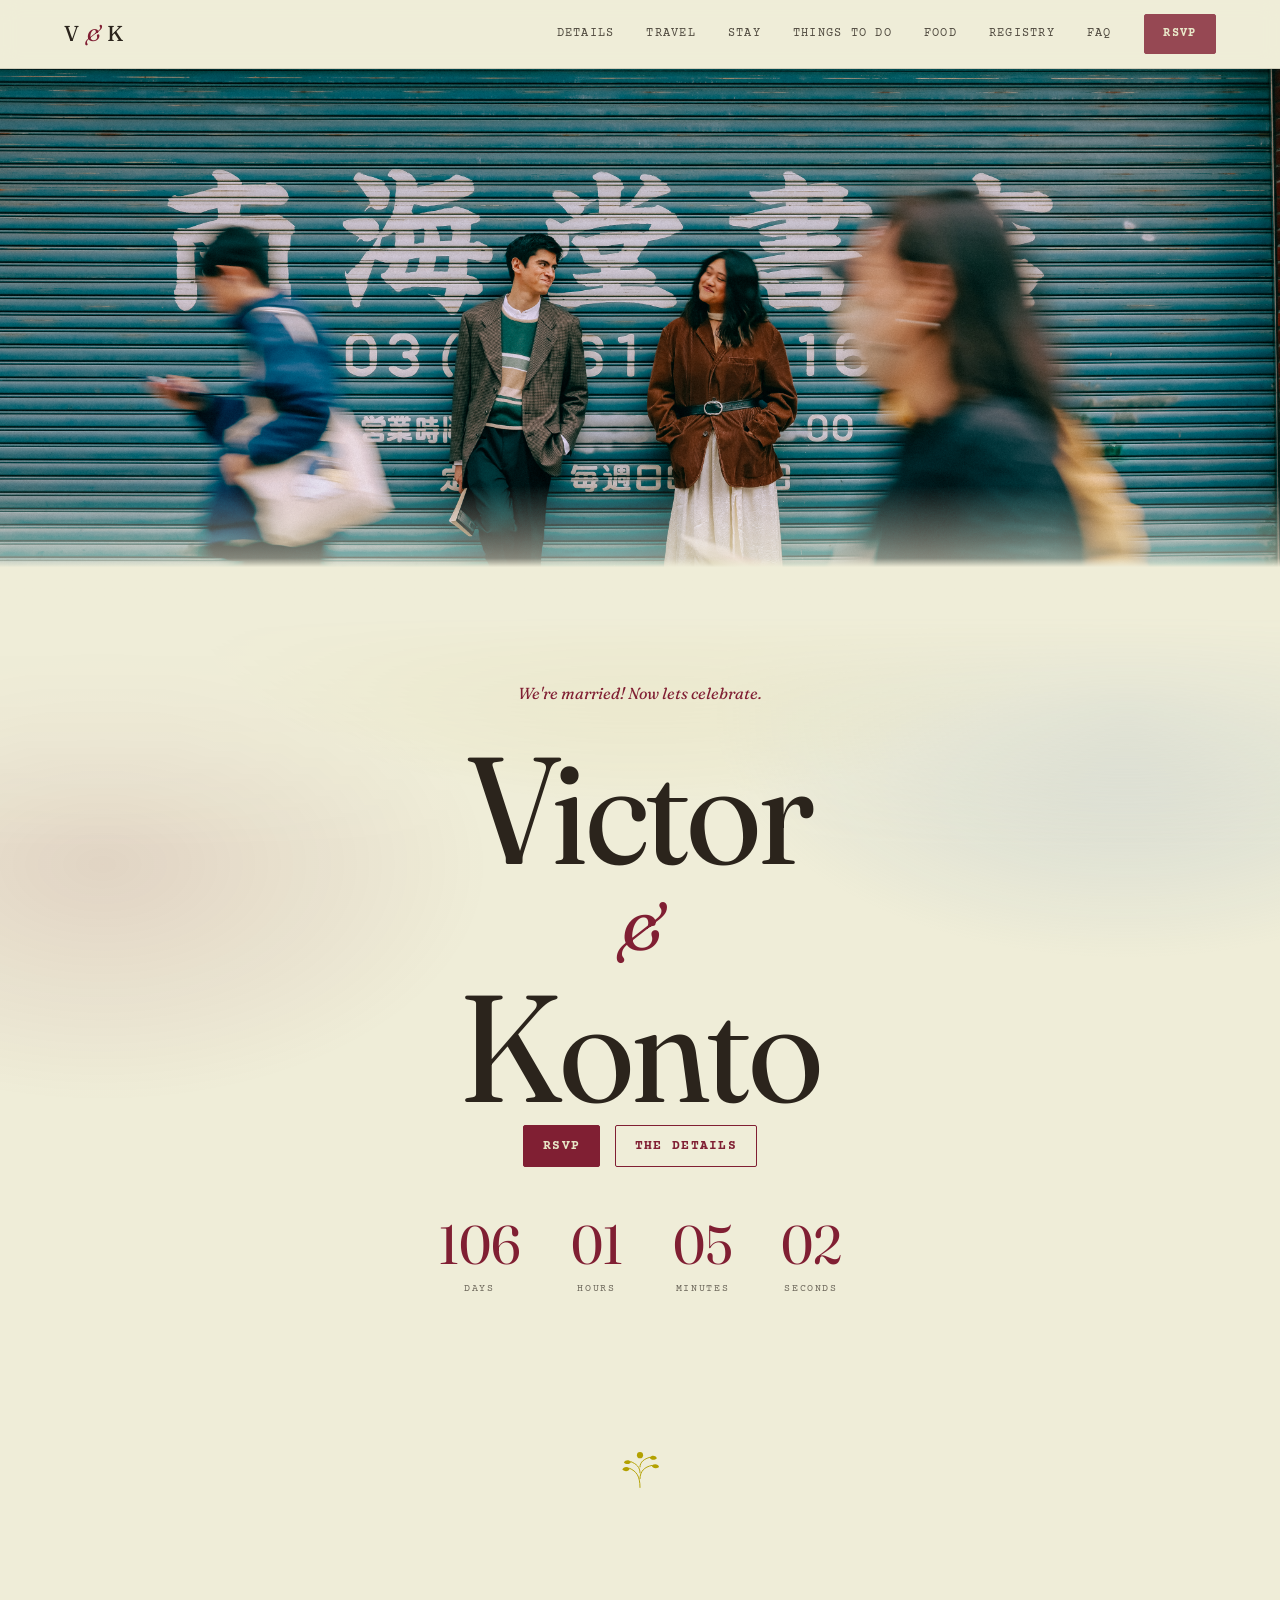
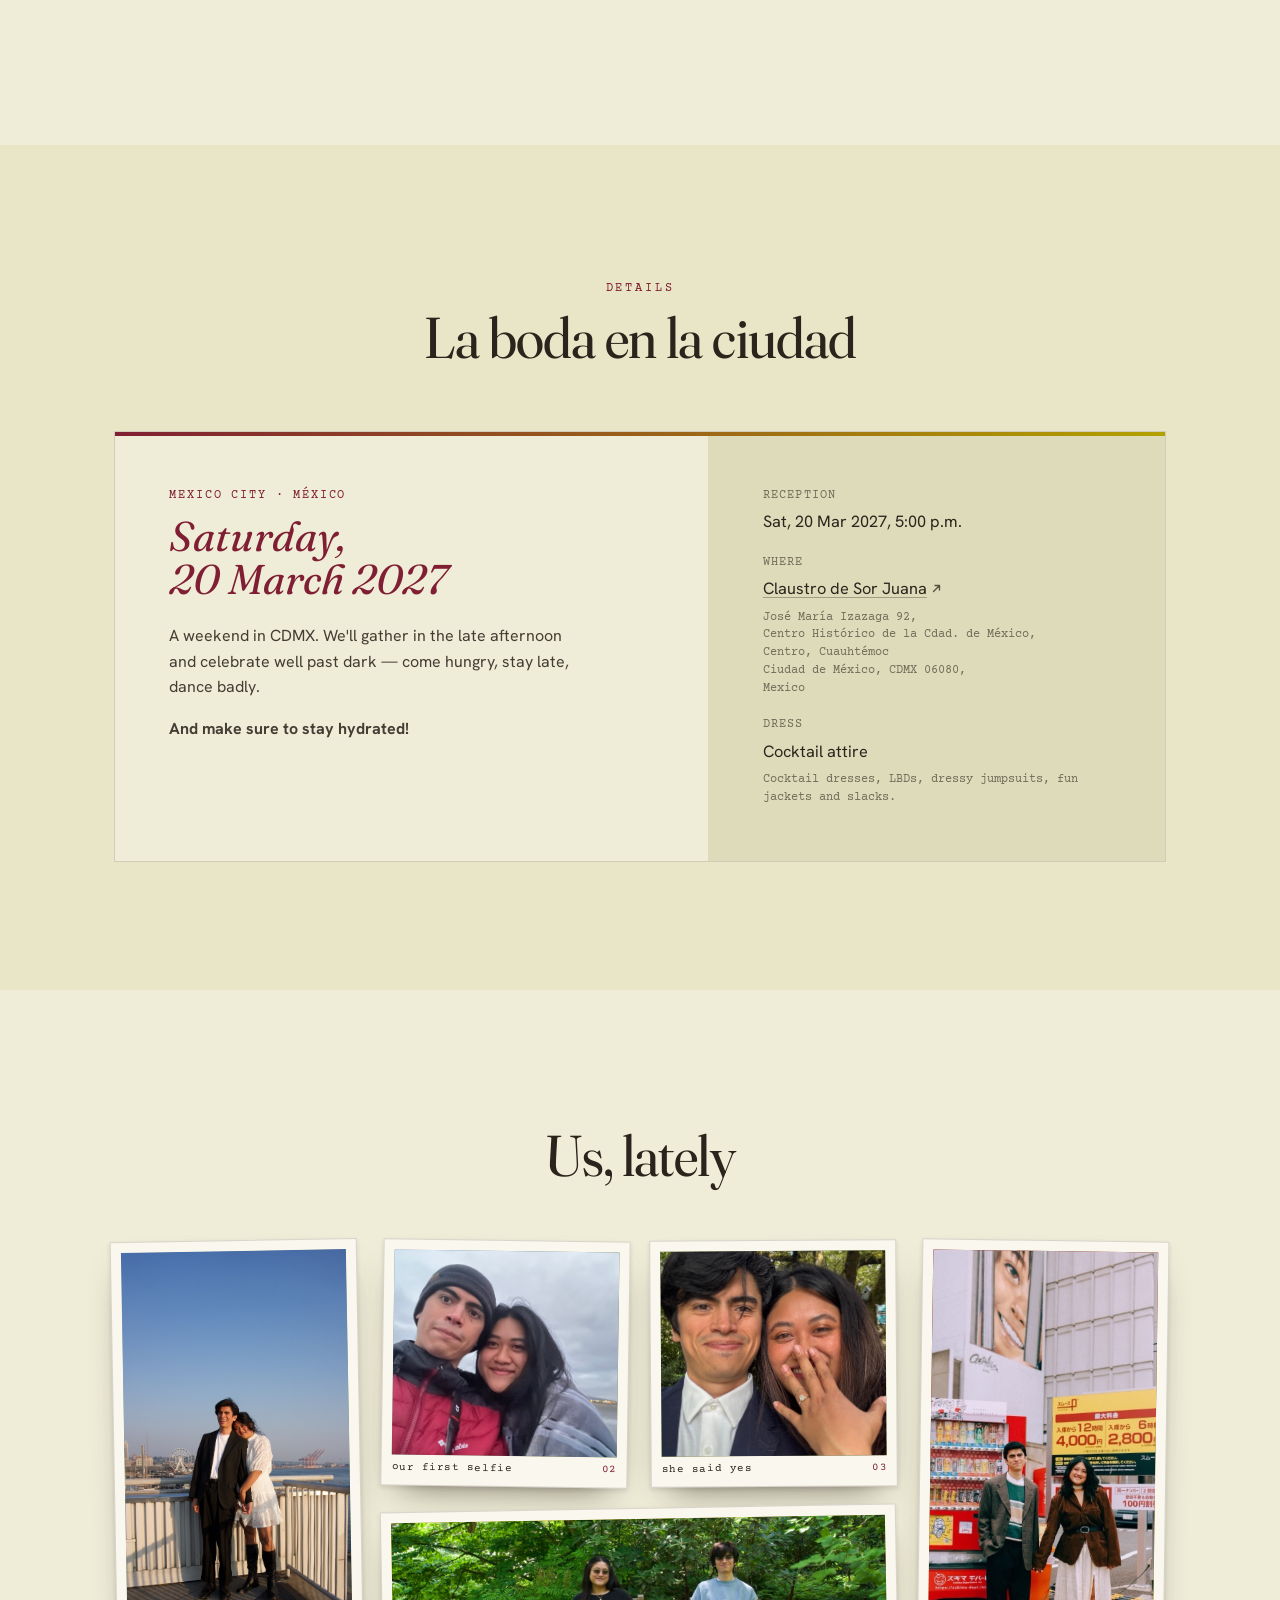
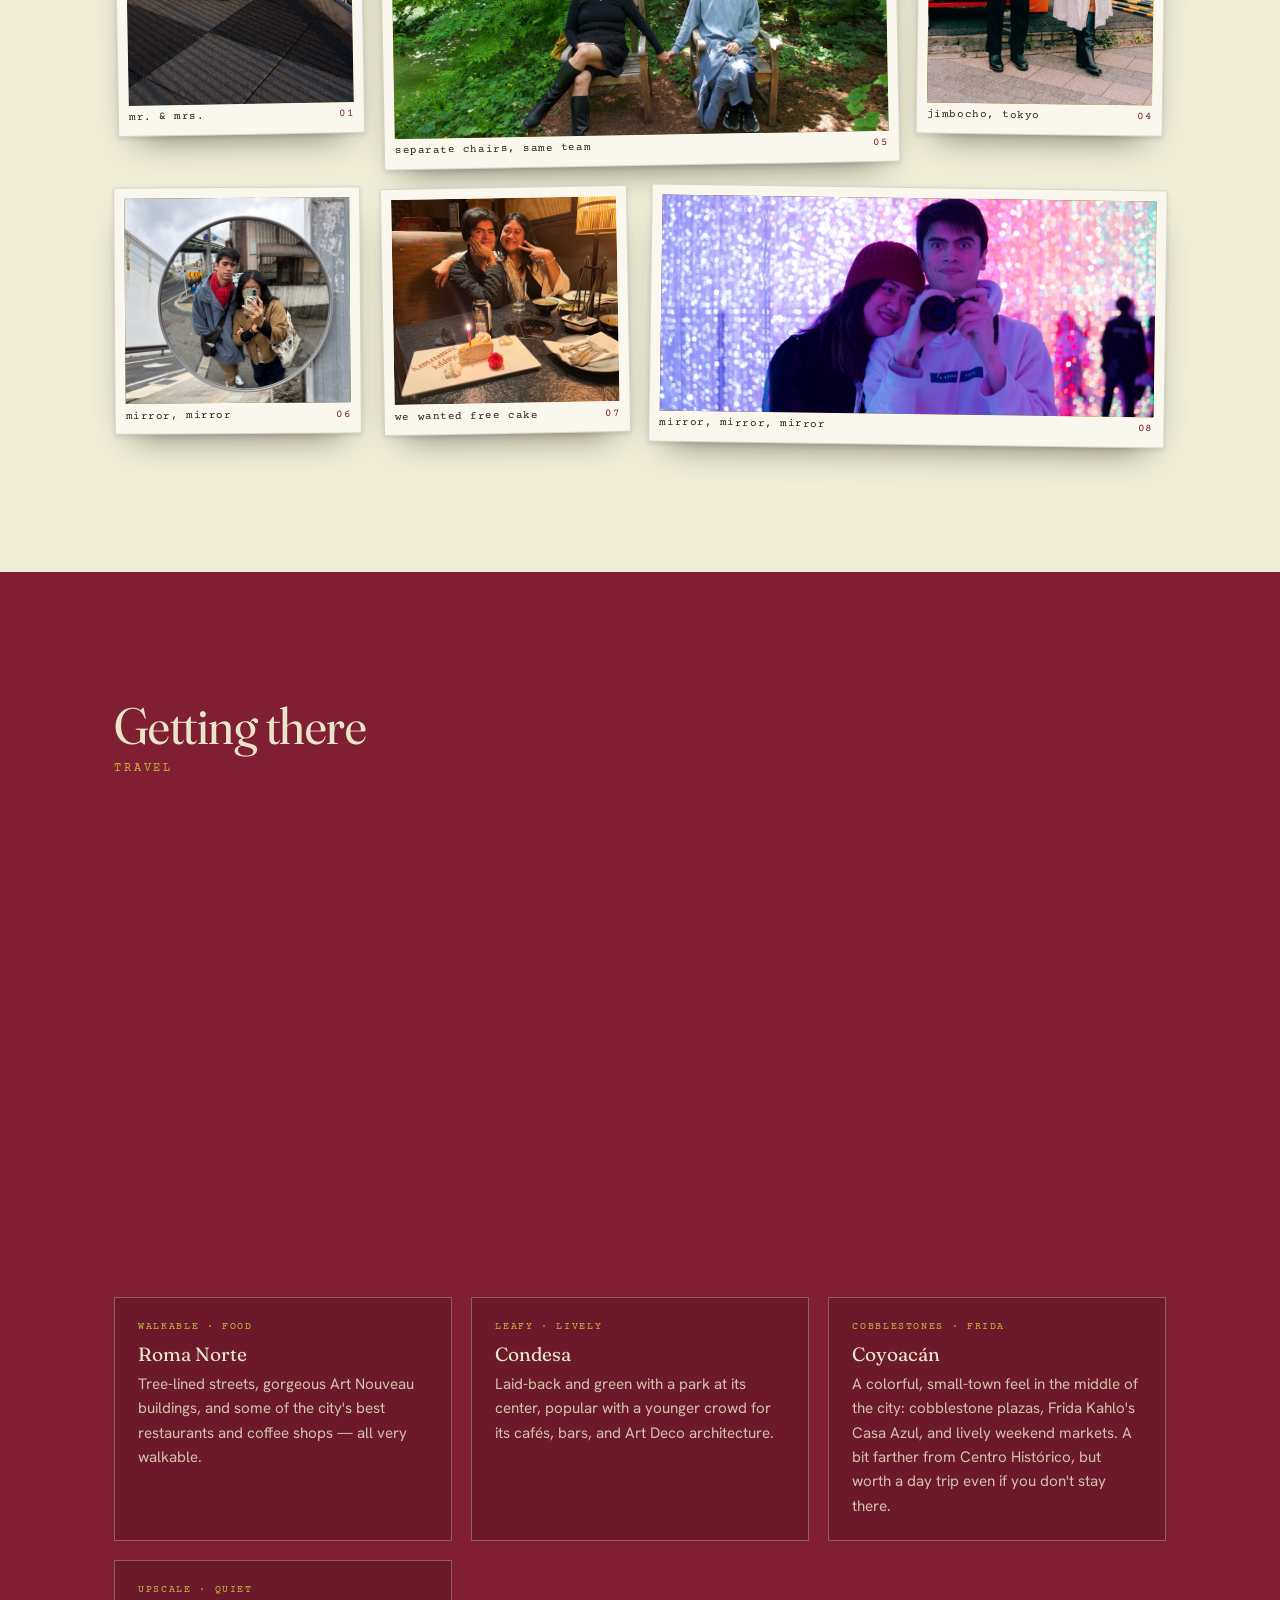
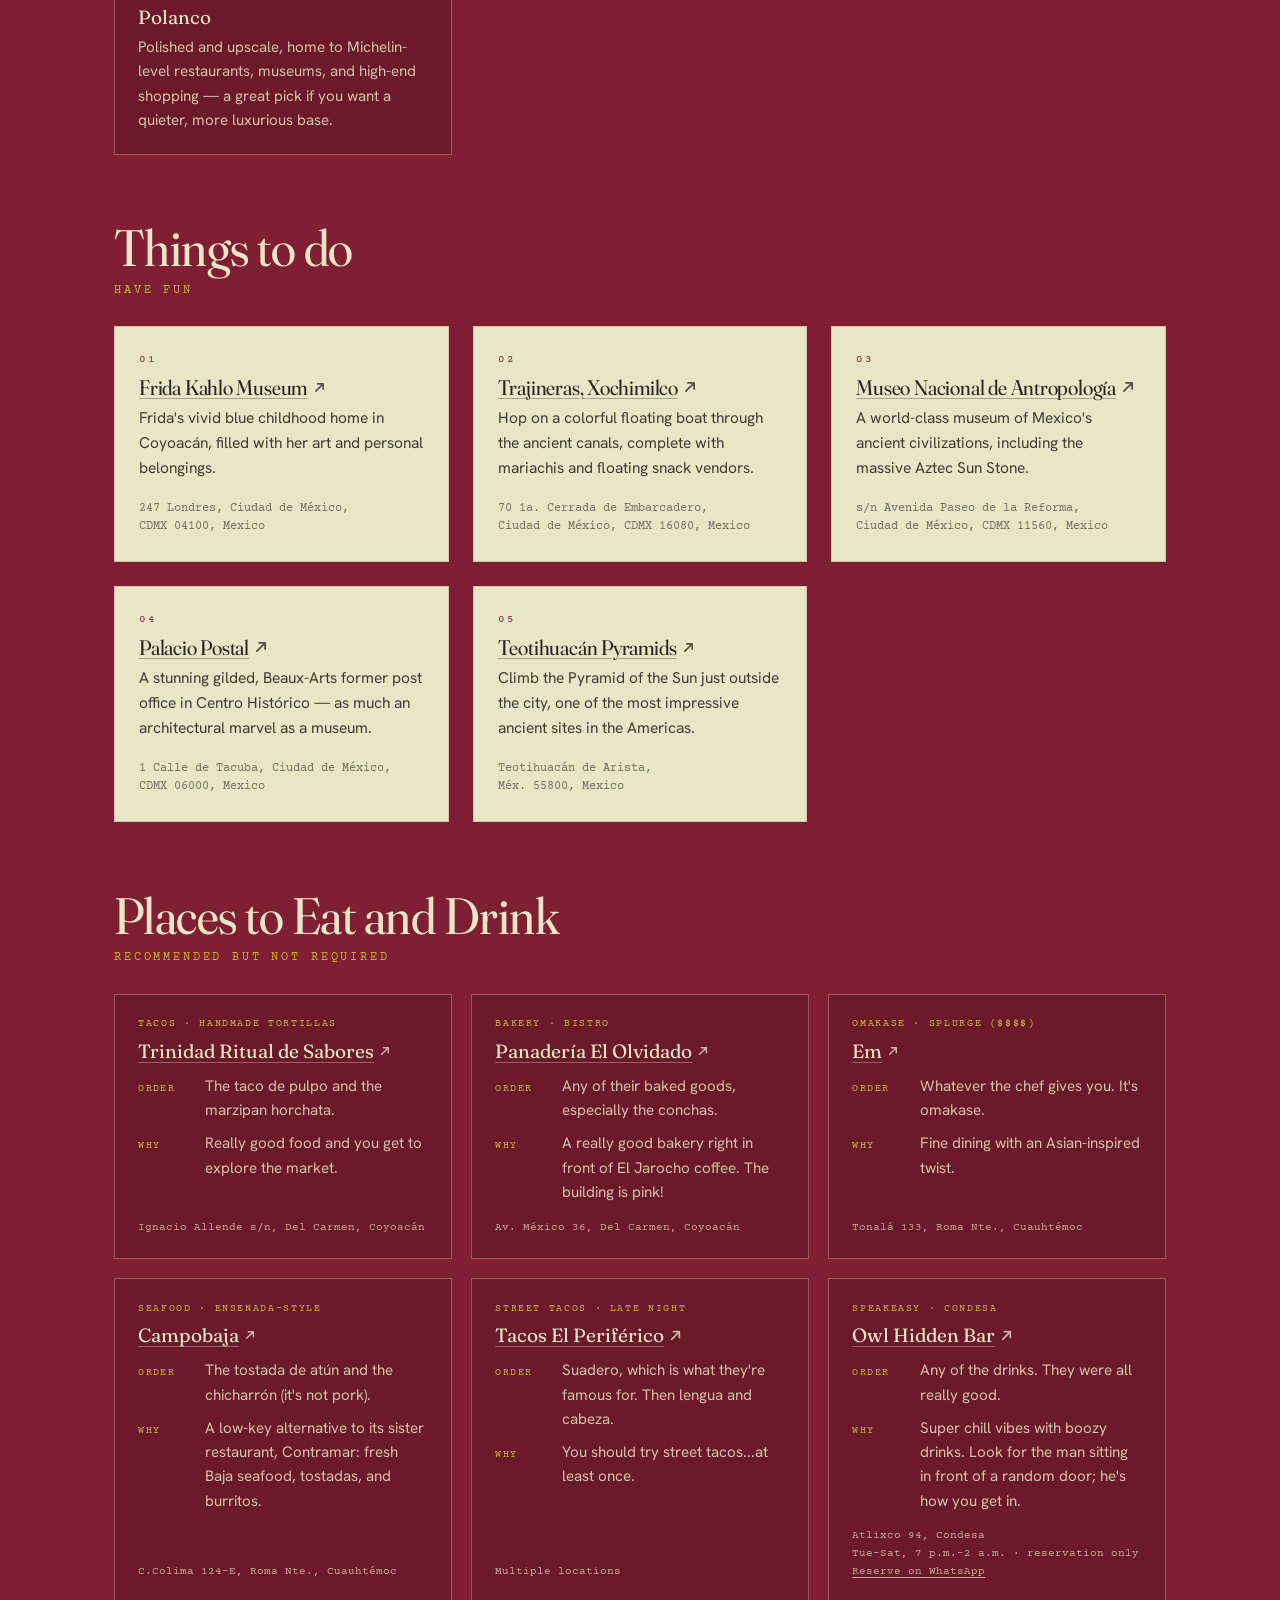
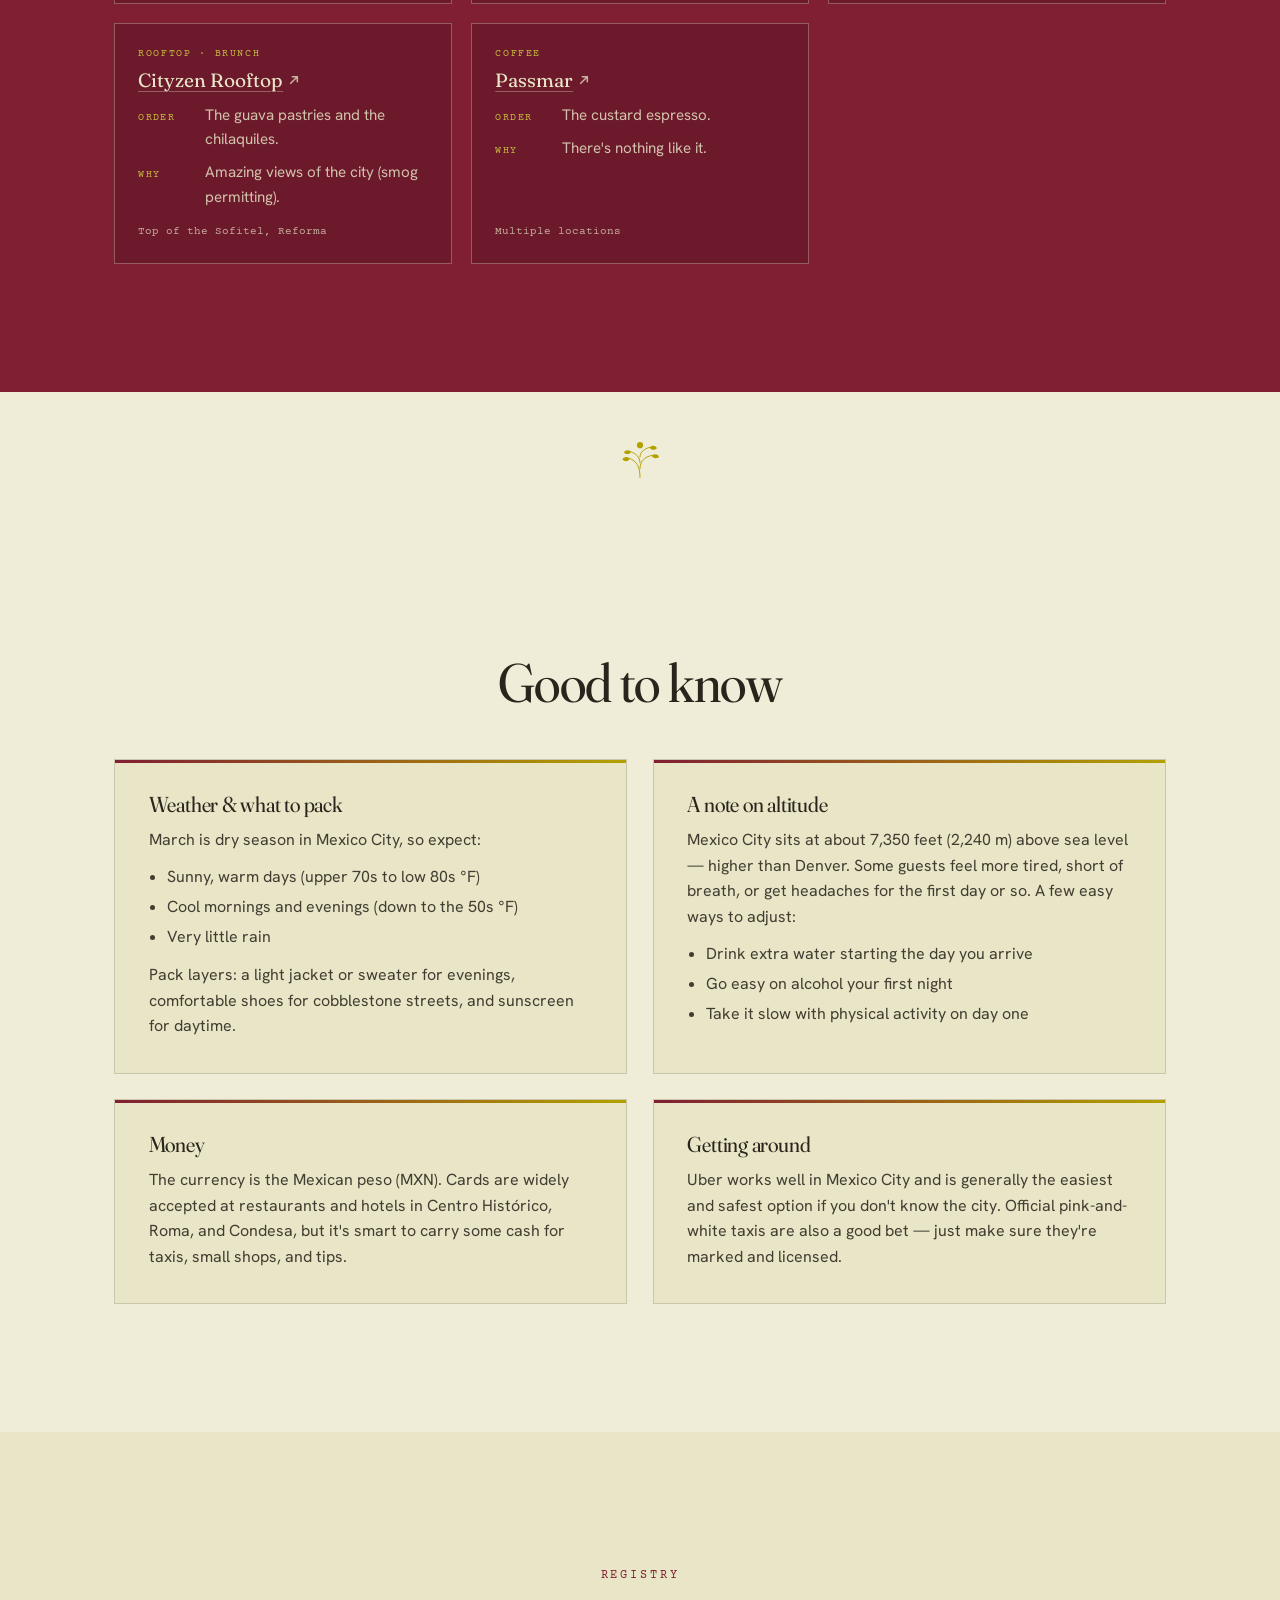
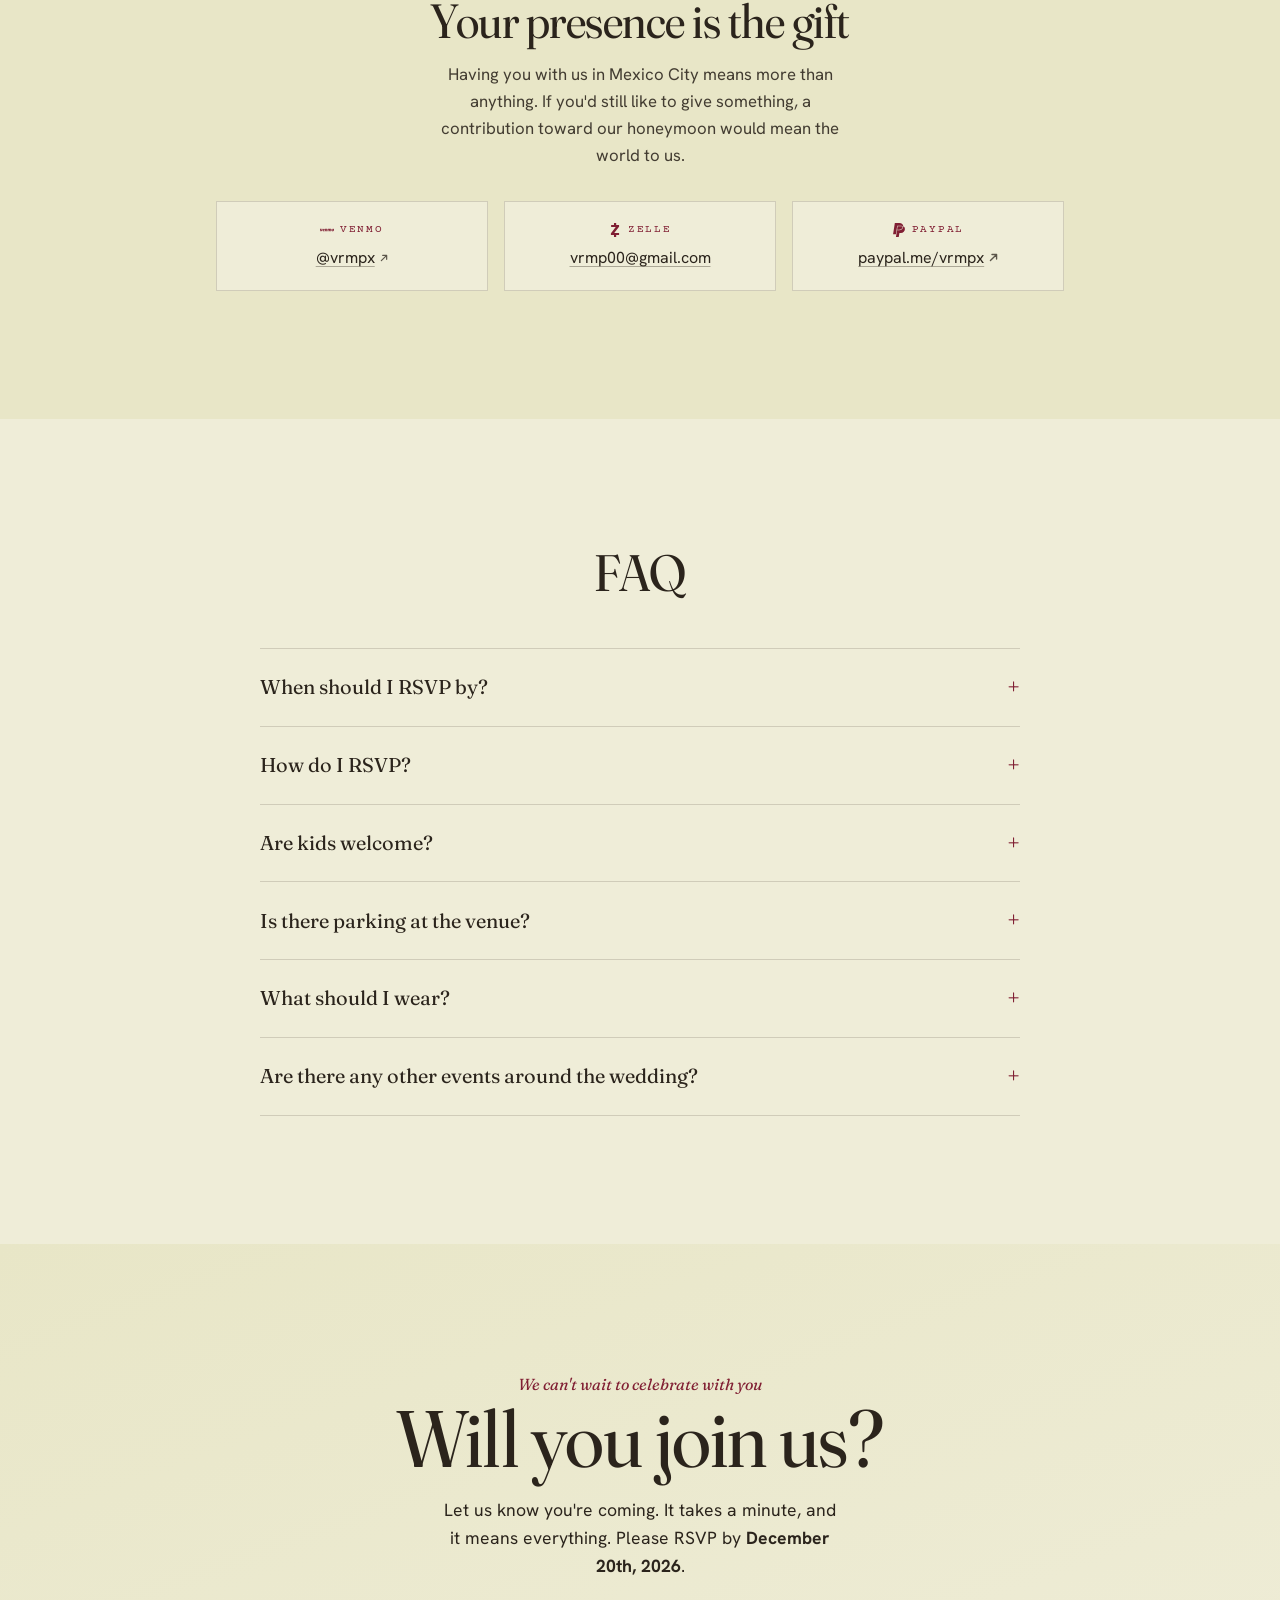
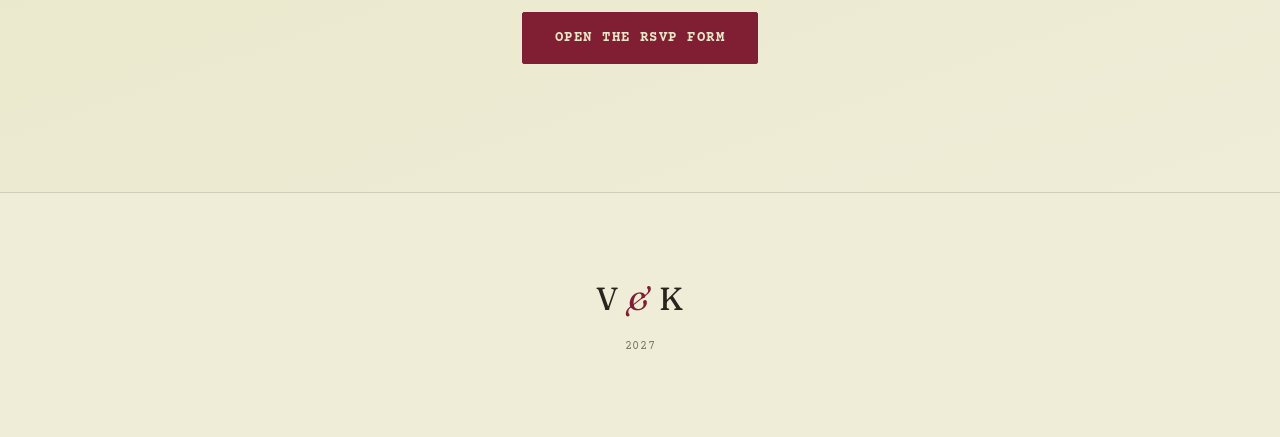
<file: index.html>
<!DOCTYPE html>
<html lang="en">

<head>
  <meta charset="UTF-8" />
  <meta name="viewport" content="width=device-width, initial-scale=1.0" />
  <title>Victor &amp; Konto — 2027</title>
  <meta name="description" content="We're getting married in Mexico City — 20 March 2027. Come celebrate with us." />

  <!--
  ✎ EDIT ME — everything you'll want to change is marked with  ✎  comments:
     • Names (title above + hero + footer + monogram)
     • Dates & venues (hero, countdown target in <script>, the two event cards)
     • Google Form RSVP link (search: RSVP_FORM_URL)
     • Photos: drop files into an /images folder next to this file.
       Missing photos degrade to labeled contact-sheet tiles, so this
       looks finished before you've added a single picture.
  Optimize photos before committing: WebP/AVIF, ~1600px wide max, and keep
  the <img> width/height attributes so layout doesn't jump.

  Palette (approx sRGB from your moodboard CMYK):
     Dark Amaranth #801F33 · Steel Blue #86A1BF · Old Gold #B3A100
     Dust Olive #727D3D · Pale Sand #E8E6C7
-->

  <!-- Flags that JS is running, so scroll-reveal only hides content when it can un-hide it -->
  <script>document.documentElement.classList.add('js');</script>

  <link rel="preconnect" href="https://fonts.googleapis.com" />
  <link rel="preconnect" href="https://fonts.gstatic.com" crossorigin />
  <!-- Fraunces now requests the SOFT + WONK axes the stylesheet uses -->
  <link
    href="https://fonts.googleapis.com/css2?family=Fraunces:ital,opsz,wght,SOFT,WONK@0,9..144,300..600,0..100,0..1;1,9..144,300..500,0..100,0..1&amp;family=Hanken+Grotesk:wght@400;500;600&amp;family=Courier+Prime:ital,wght@0,400;0,700;1,400&amp;display=swap"
    rel="stylesheet" />

  <link rel="stylesheet" href="style.css">
</head>

<body>

  <header class="nav">
    <!-- ✎ Monogram: your initials -->
    <a href="#top" class="monogram" style="text-decoration:none">V <span>&amp;</span> K</a>
    <nav class="nav-links">
      <a href="#events" class="nav-hide">Details</a>
      <a href="#travel" class="nav-hide">Travel</a>
      <a href="#stay" class="nav-hide">Stay</a>
      <a href="#todo" class="nav-hide nav-hide-lg">Things to do</a>
      <a href="#food" class="nav-hide nav-hide-lg">Food</a>
      <a href="#registry" class="nav-hide nav-hide-lg">Registry</a>
      <a href="#faq" class="nav-hide nav-hide-lg">FAQ</a>
      <a href="rsvp/" class="btn">RSVP</a>
    </nav>
  </header>

  <!-- ================= HERO BANNER ================= -->
  <!--
    ✎ HERO PHOTO — landscape, ~2400px wide, WebP or AVIF if you can.
    For sharper phones + lighter desktops:
      <img src="images/hero-1600.jpg"
           srcset="images/hero-1200.jpg 1200w, images/hero-2000.jpg 2000w, images/hero-2800.jpg 2800w"
           sizes="100vw" …>
    If the file is missing the band degrades to a gradient, so nothing breaks.
  -->
  <figure class="hero-banner" id="top">
    <img src="images/1O6A3965.jpg" alt="The two of us in Japan" width="2400" height="1029" fetchpriority="high"
      decoding="async" onerror="this.style.display='none'" />
    <!-- <figcaption><span>Japan</span><span class="n">&#9679;</span></figcaption> -->
  </figure>

  <!-- ================= HERO ================= -->
  <section class="hero">
    <div class="sky"></div>
    <div class="inner wrap">
      <span class="eyebrow reveal">We're married! Now lets celebrate.</span>
      <!-- ✎ Your names -->
      <h1 class="reveal">Victor <span class="amp">&amp;</span> Konto</h1>
      <div class="cta-row reveal">
        <a href="rsvp/" class="btn">RSVP</a>
        <a href="#events" class="btn ghost">The details</a>
      </div>

      <div class="countdown reveal" id="countdown" role="timer" aria-label="Countdown to the Mexico City celebration">
        <div class="cd-unit">
          <div class="cd-num" data-days>—</div>
          <div class="cd-label">Days</div>
        </div>
        <div class="cd-unit">
          <div class="cd-num" data-hours>—</div>
          <div class="cd-label">Hours</div>
        </div>
        <div class="cd-unit">
          <div class="cd-num" data-mins>—</div>
          <div class="cd-label">Minutes</div>
        </div>
        <div class="cd-unit">
          <div class="cd-num" data-secs>—</div>
          <div class="cd-label">Seconds</div>
        </div>
      </div>
    </div>
  </section>

  <div class="wrap"><svg class="sprig" viewBox="0 0 120 64" fill="none" xmlns="http://www.w3.org/2000/svg"
      aria-hidden="true">
      <path d="M60 62 C60 46 55 40 46 36 M60 50 C60 40 66 34 76 32 M60 42 C60 34 55 30 48 27 M60 34 C60 27 66 23 73 21"
        stroke="currentColor" stroke-width="1.3" stroke-linecap="round" />
      <g fill="currentColor">
        <path d="M46 36c-4-3-9-2-10 2 4 3 9 2 10-2z" />
        <path d="M76 32c4-3 9-2 10 2-4 3-9 2-10-2z" />
        <path d="M48 27c-3-3-8-3-10 1 3 3 8 3 10-1z" />
        <path d="M73 21c3-3 8-3 10 1-3 3-8 3-10-1z" />
        <circle cx="60" cy="18" r="4.2" />
      </g>
    </svg></div>

  <!-- ================= STORY ================= -->
  <!-- ✎ Empty for now — the nav "Story" link lands here -->
  <section class="story" id="story">
    <div class="wrap"></div>
  </section>

  <!-- ================= CELEBRATIONS ================= -->
  <section class="events" id="events">
    <div class="wrap">
      <div class="head reveal">
        <span class="label">Details</span>
        <h2>La boda en la ciudad</h2>
      </div>
      <!-- ✎ THE CELEBRATION -->
      <article class="event reveal">
        <div class="event-main">
          <div class="place">Mexico City · México</div>
          <div class="event-date">Saturday,<br>20 March 2027</div>
          <p>A weekend in CDMX. We'll gather in the late afternoon and celebrate well past dark —
            come hungry, stay late, dance badly.</p>
          <p style="margin-top:1rem"><strong>And make sure to stay hydrated!</strong></p>
        </div>
        <dl class="event-details">
          <div>
            <dt>Reception</dt>
            <dd>Sat, 20 Mar 2027, 5:00 p.m.</dd>
          </div>
          <div>
            <dt>Where</dt>
            <dd><a class="ext"
                href="https://www.google.com/maps/search/?api=1&amp;query=Claustro+de+Sor+Juana+Jos%C3%A9+Mar%C3%ADa+Izazaga+92+Ciudad+de+M%C3%A9xico"
                target="_blank" rel="noopener">Claustro de Sor Juana</a></dd>
            <dd>
              <address>José María Izazaga 92,<br>Centro Histórico de la Cdad. de México,<br>Centro, Cuauhtémoc<br>Ciudad
                de México, CDMX 06080,<br>Mexico</address>
            </dd>
          </div>
          <div>
            <dt>Dress</dt>
            <dd>Cocktail attire</dd>
            <dd class="note">Cocktail dresses, LBDs, dressy jumpsuits, fun jackets and slacks.</dd>
            </dd>
          </div>
        </dl>
      </article>
    </div>
  </section>

  <!-- ================= GALLERY (contact sheet) ================= -->
  <section class="gallery" id="gallery">
    <div class="wrap">
      <div class="head reveal">
        <span class="label"></span>
        <h2>Us, lately</h2>
      </div>
      <!--
      ✎ GALLERY PHOTOS — drop files into /images with these names.
      Missing files fall back to a labeled tile automatically. For
      responsive sizes, swap any <img> for:
        <img src="images/gallery-01-800.jpg"
             srcset="images/gallery-01-800.jpg 800w, images/gallery-01-1600.jpg 1600w"
             sizes="(max-width:720px) 50vw, 25vw"
             alt="…" loading="lazy" width="1600" height="1600"
             onerror="this.style.display='none'">
    -->
      <div class="grid reveal">
        <figure class="tall">
          <div class="shot"><img src="images/gallery-01.jpg" alt="Dressed up on a rooftop above the Seattle waterfront"
              loading="lazy" width="800" height="1200" style="object-position:40% center"
              onerror="this.style.display='none'"></div>
          <figcaption><span>mr. &amp; mrs.</span><span class="n">01</span></figcaption>
        </figure>
        <figure>
          <div class="shot"><img src="images/gallery-02.jpg" alt="Our first selfie together on a grey beach"
              loading="lazy" width="1200" height="900" style="object-position:25% center"
              onerror="this.style.display='none'"></div>
          <figcaption><span>our first selfie</span><span class="n">02</span></figcaption>
        </figure>
        <figure>
          <div class="shot"><img src="images/gallery-03.jpg" alt="Konto showing off her engagement ring" loading="lazy"
              width="900" height="1200" style="object-position:center 30%" onerror="this.style.display='none'"></div>
          <figcaption><span>she said yes</span><span class="n">03</span></figcaption>
        </figure>
        <figure class="tall">
          <div class="shot"><img src="images/gallery-11.jpg" alt="Holding hands next to a red vending machine in Tokyo"
              loading="lazy" width="683" height="1024" style="object-position:55% center"
              onerror="this.style.display='none'"></div>
          <figcaption><span>jimbocho, tokyo</span><span class="n">04</span></figcaption>
        </figure>
        <figure class="wide">
          <div class="shot"><img src="images/gallery-05.jpg" alt="Holding hands from two wooden chairs in a green park"
              loading="lazy" width="1600" height="1067" style="object-position:center 70%"
              onerror="this.style.display='none'"></div>
          <figcaption><span>separate chairs, same team</span><span class="n">05</span></figcaption>
        </figure>
        <figure>
          <div class="shot"><img src="images/gallery-06.jpg" alt="Selfie in a round street mirror in Japan"
              loading="lazy" width="900" height="1200" style="object-position:center 20%"
              onerror="this.style.display='none'"></div>
          <figcaption><span>mirror, mirror</span><span class="n">06</span></figcaption>
        </figure>
        <figure>
          <div class="shot"><img src="images/gallery-12.jpg"
              alt="Anniversary dinner with a candle in a slice of crepe cake" loading="lazy" width="1200" height="900"
              onerror="this.style.display='none'"></div>
          <figcaption><span>we wanted free cake</span><span class="n">07</span></figcaption>
        </figure>
        <figure class="wide">
          <div class="shot"><img src="images/gallery-10.jpg" alt="Mirror selfie in a room of glowing lights"
              loading="lazy" width="1600" height="1067" style="object-position:center 15%"
              onerror="this.style.display='none'"></div>
          <figcaption><span>mirror, mirror, mirror</span><span class="n">08</span></figcaption>
        </figure>
      </div>
    </div>
  </section>

  <!-- ================= TRAVEL & STAY ================= -->
  <section class="stay" id="travel">
    <div class="wrap">
      <h2>Getting there</h2>
      <span class="label">Travel</span>
      <div class="cols">
        <div class="reveal">
          <h3>Flights</h3>
          <p>Guests should fly into <b>Benito Juárez International Airport (MEX)</b>, which has direct flights from
            most major U.S. cities. March is beautiful here and the city fills up fast, so book early.</p>
          <p>To get to your hotel, take an authorized airport taxi from an official kiosk, or step outside for an Uber
            pickup. Skip the drivers who approach you inside the terminal.</p>
        </div>
        <div class="reveal">
          <h3>Passport &amp; Visa</h3>
          <p>You'll need a valid passport <em>book</em> to fly into Mexico — a passport card or REAL ID isn't enough for
            air travel. No visa is required for tourist stays under 180 days.</p>
          <p>When you land you'll get a tourist entry permit at the airport. <b>Hang on
              to any paperwork or QR code you receive, since you may need to show it when you leave.</b></p>
          <p>If you're not a U.S. citizen, requirements vary by country. Please check your own country's entry rules
            well ahead of time.</p>
        </div>
      </div>

      <div class="sub-head reveal" id="stay">
        <h2>Where to stay</h2>
        <span class="label">Neighborhoods we'd point you to</span>
      </div>
      <div class="hoods reveal">
        <article class="hood">
          <span class="tag">Walkable · food</span>
          <h3>Roma Norte</h3>
          <p>Tree-lined streets, gorgeous Art Nouveau buildings, and some of the city's best restaurants and coffee
            shops — all very walkable.</p>
        </article>
        <article class="hood">
          <span class="tag">Leafy · lively</span>
          <h3>Condesa</h3>
          <p>Laid-back and green with a park at its center, popular with a younger crowd for its cafés, bars, and Art
            Deco architecture.</p>
        </article>
        <article class="hood">
          <span class="tag">Cobblestones · Frida</span>
          <h3>Coyoacán</h3>
          <p>A colorful, small-town feel in the middle of the city: cobblestone plazas, Frida Kahlo's Casa Azul, and
            lively weekend markets. A bit farther from Centro Histórico, but worth a day trip even if you don't stay
            there.</p>
        </article>
        <article class="hood">
          <span class="tag">Upscale · quiet</span>
          <h3>Polanco</h3>
          <p>Polished and upscale, home to Michelin-level restaurants, museums, and high-end shopping — a great pick if
            you want a quieter, more luxurious base.</p>
        </article>
      </div>

      <div class="sub-head reveal" id="todo">
        <h2>Things to do</h2>
        <span class="label">Have fun</span>
      </div>

      <div class="todo-grid reveal">
        <article class="spot">
          <span class="n">01</span>
          <h3><a class="ext"
              href="https://www.google.com/maps/search/?api=1&amp;query=Museo+Frida+Kahlo+Londres+247+Coyoac%C3%A1n"
              target="_blank" rel="noopener">Frida Kahlo Museum</a></h3>
          <p>Frida's vivid blue childhood home in Coyoacán, filled with her art and personal belongings.</p>
          <address>247 Londres, Ciudad de México,<br>CDMX 04100, Mexico</address>
        </article>
        <article class="spot">
          <span class="n">02</span>
          <h3><a class="ext"
              href="https://www.google.com/maps/search/?api=1&amp;query=Trajineras+Xochimilco+1a+Cerrada+de+Embarcadero+70"
              target="_blank" rel="noopener">Trajineras, Xochimilco</a></h3>
          <p>Hop on a colorful floating boat through the ancient canals, complete with mariachis and floating snack
            vendors.</p>
          <address>70 1a. Cerrada de Embarcadero,<br>Ciudad de México, CDMX 16080, Mexico</address>
        </article>
        <article class="spot">
          <span class="n">03</span>
          <h3><a class="ext"
              href="https://www.google.com/maps/search/?api=1&amp;query=Museo+Nacional+de+Antropolog%C3%ADa+Ciudad+de+M%C3%A9xico"
              target="_blank" rel="noopener">Museo Nacional de Antropología</a></h3>
          <p>A world-class museum of Mexico's ancient civilizations, including the massive Aztec Sun Stone.</p>
          <address>s/n Avenida Paseo de la Reforma,<br>Ciudad de México, CDMX 11560, Mexico</address>
        </article>
        <article class="spot">
          <span class="n">04</span>
          <h3><a class="ext"
              href="https://www.google.com/maps/search/?api=1&amp;query=Palacio+Postal+Tacuba+1+Ciudad+de+M%C3%A9xico"
              target="_blank" rel="noopener">Palacio Postal</a></h3>
          <p>A stunning gilded, Beaux-Arts former post office in Centro Histórico — as much an architectural marvel as
            a museum.</p>
          <address>1 Calle de Tacuba, Ciudad de México,<br>CDMX 06000, Mexico</address>
        </article>
        <article class="spot">
          <span class="n">05</span>
          <h3><a class="ext"
              href="https://www.google.com/maps/search/?api=1&amp;query=Zona+Arqueol%C3%B3gica+de+Teotihuac%C3%A1n"
              target="_blank" rel="noopener">Teotihuacán Pyramids</a></h3>
          <p>Climb the Pyramid of the Sun just outside the city, one of the most impressive ancient sites in the
            Americas.</p>
          <address>Teotihuacán de Arista,<br>Méx. 55800, Mexico</address>
        </article>
      </div>

      <div class="sub-head reveal" id="food">
        <h2>Places to Eat and Drink</h2>
        <span class="label">Recommended but not required</span>
      </div>
      <!-- ✎ Placeholder cards — fill in (tag / h3 / p, same as the neighborhoods) -->
      <div class="hoods reveal">
        <article class="hood eat">
          <span class="tag">Tacos · handmade tortillas</span>
          <h3><a href="https://www.google.com/maps/search/?api=1&amp;query=Trinidad+Ritual+de+Sabores+Ciudad+de+Mexico"
              target="_blank" rel="noopener">Trinidad Ritual de Sabores</a></h3>
          <dl class="eat-notes">
            <div>
              <dt>Order</dt>
              <dd>The taco de pulpo and the marzipan horchata.</dd>
            </div>
            <div>
              <dt>Why</dt>
              <dd>Really good food and you get to explore the market.</dd>
            </div>
          </dl>
          <address class="where">Ignacio Allende s/n, Del Carmen, Coyoac&aacute;n</address>
        </article>

        <article class="hood eat">
          <span class="tag">Bakery · bistro</span>
          <h3><a href="https://www.instagram.com/elolvidado__/" target="_blank" rel="noopener">Panader&iacute;a El
              Olvidado</a>
          </h3>
          <dl class="eat-notes">
            <div>
              <dt>Order</dt>
              <dd>Any of their baked goods, especially the conchas.</dd>
            </div>
            <div>
              <dt>Why</dt>
              <dd>A really good bakery right in front of El Jarocho coffee. The building is pink!</dd>
            </div>
          </dl>
          <address class="where">Av. México 36, Del Carmen, Coyoacán</address>
        </article>

        <article class="hood eat">
          <span class="tag">Omakase · splurge ($$$$)</span>
          <h3><a href="https://itsemilia.rest/en" target="_blank" rel="noopener">Em</a></h3>
          <dl class="eat-notes">
            <div>
              <dt>Order</dt>
              <dd>Whatever the chef gives you. It's omakase.</dd>
            </div>
            <div>
              <dt>Why</dt>
              <dd>Fine dining with an Asian-inspired twist.</dd>
            </div>
          </dl>
          <address class="where">Tonalá 133, Roma Nte., Cuauhtémoc</address>
        </article>

        <article class="hood eat">
          <span class="tag">Seafood · Ensenada-style</span>
          <h3><a href="https://guide.michelin.com/us/en/ciudad-de-mexico/cuauhtemoc_1995126/restaurant/campobaja"
              target="_blank" rel="noopener">Campobaja</a></h3>
          <dl class="eat-notes">
            <div>
              <dt>Order</dt>
              <dd>The tostada de atún and the chicharrón (it's not pork).</dd>
            </div>
            <div>
              <dt>Why</dt>
              <dd>A low-key alternative to its sister restaurant, Contramar: fresh Baja seafood, tostadas, and burritos.
              </dd>
            </div>
          </dl>
          <address class="where">C.Colima 124-E, Roma Nte., Cuauht&eacute;moc</address>
        </article>

        <article class="hood eat">
          <span class="tag">Street tacos · late night</span>
          <h3><a href="https://www.google.com/maps/search/?api=1&amp;query=Tacos+El+Periferico+Ciudad+de+Mexico"
              target="_blank" rel="noopener">Tacos El Periférico</a></h3>
          <dl class="eat-notes">
            <div>
              <dt>Order</dt>
              <dd>Suadero, which is what they're famous for. Then lengua and cabeza.</dd>
            </div>
            <div>
              <dt>Why</dt>
              <dd>You should try street tacos...at least once.</dd>
            </div>
          </dl>
          <address class="where">Multiple locations</address>
        </article>

        <article class="hood eat">
          <span class="tag">Speakeasy · Condesa</span>
          <h3><a href="https://www.instagram.com/owlbar_mx/" target="_blank" rel="noopener">Owl Hidden Bar</a></h3>
          <dl class="eat-notes">
            <div>
              <dt>Order</dt>
              <dd>Any of the drinks. They were all really good.</dd>
            </div>
            <div>
              <dt>Why</dt>
              <dd>Super chill vibes with boozy drinks. Look for the man sitting in front of a random door; he's how you
                get in.</dd>
            </div>
          </dl>
          <address class="where">Atlixco 94, Condesa<br>Tue–Sat, 7 p.m.–2 a.m. · reservation only<br><a
              href="https://wa.me/525538813337" target="_blank" rel="noopener">Reserve on WhatsApp</a></address>
        </article>

        <article class="hood eat">
          <span class="tag">Rooftop · brunch</span>
          <h3><a href="https://www.sofitel-mexico-city.com/restaurants/cityzen-rooftop/" target="_blank"
              rel="noopener">Cityzen Rooftop</a></h3>
          <dl class="eat-notes">
            <div>
              <dt>Order</dt>
              <dd>The guava pastries and the chilaquiles.</dd>
            </div>
            <div>
              <dt>Why</dt>
              <dd>Amazing views of the city (smog permitting).</dd>
            </div>
          </dl>
          <address class="where">Top of the Sofitel, Reforma</address>
        </article>

        <article class="hood eat">
          <span class="tag">Coffee</span>
          <h3><a href="https://www.google.com/maps/search/?api=1&amp;query=Cafe+Passmar+Ciudad+de+Mexico"
              target="_blank" rel="noopener">Passmar</a></h3>
          <dl class="eat-notes">
            <div>
              <dt>Order</dt>
              <dd>The custard espresso.</dd>
            </div>
            <div>
              <dt>Why</dt>
              <dd>There's nothing like it.</dd>
            </div>
          </dl>
          <address class="where">Multiple locations</address>
        </article>
      </div>

    </div>
  </section>

  <!-- Section divider (same sprig as after the countdown) -->
  <div class="wrap sprig-band"><svg class="sprig" viewBox="0 0 120 64" fill="none" xmlns="http://www.w3.org/2000/svg"
      aria-hidden="true">
      <path d="M60 62 C60 46 55 40 46 36 M60 50 C60 40 66 34 76 32 M60 42 C60 34 55 30 48 27 M60 34 C60 27 66 23 73 21"
        stroke="currentColor" stroke-width="1.3" stroke-linecap="round" />
      <g fill="currentColor">
        <path d="M46 36c-4-3-9-2-10 2 4 3 9 2 10-2z" />
        <path d="M76 32c4-3 9-2 10 2-4 3-9 2-10-2z" />
        <path d="M48 27c-3-3-8-3-10 1 3 3 8 3 10-1z" />
        <path d="M73 21c3-3 8-3 10 1-3 3-8 3-10-1z" />
        <circle cx="60" cy="18" r="4.2" />
      </g>
    </svg></div>

  <!-- ================= KNOW BEFORE YOU GO ================= -->
  <section class="know" id="know">
    <div class="wrap">
      <div class="head reveal">
        <!-- <span class="label">Before you fly</span> -->
        <h2>Good to know</h2>
      </div>
      <div class="info-grid reveal">
        <div class="info">
          <h3>Weather &amp; what to pack</h3>
          <p>March is dry season in Mexico City, so expect:</p>
          <ul>
            <li>Sunny, warm days (upper 70s to low 80s °F)</li>
            <li>Cool mornings and evenings (down to the 50s °F)</li>
            <li>Very little rain</li>
          </ul>
          <p>Pack layers: a light jacket or sweater for evenings, comfortable shoes for cobblestone streets, and
            sunscreen for daytime.</p>
        </div>
        <div class="info">
          <h3>A note on altitude</h3>
          <p>Mexico City sits at about 7,350 feet (2,240 m) above sea level — higher than Denver. Some guests feel more
            tired, short of breath, or get headaches for the first day or so. A few easy ways to adjust:</p>
          <ul>
            <li>Drink extra water starting the day you arrive</li>
            <li>Go easy on alcohol your first night</li>
            <li>Take it slow with physical activity on day one</li>
          </ul>
        </div>
        <div class="info">
          <h3>Money</h3>
          <p>The currency is the Mexican peso (MXN). Cards are widely accepted at restaurants and hotels in Centro
            Histórico, Roma, and Condesa, but it's smart to carry some cash for taxis, small shops, and tips.</p>
        </div>
        <div class="info">
          <h3>Getting around</h3>
          <p>Uber works well in Mexico City and is generally the easiest and safest option if you don't know the city.
            Official pink-and-white taxis are also a good bet — just make sure they're marked and licensed.</p>
        </div>
      </div>
    </div>
  </section>

  <!-- ================= REGISTRY ================= -->
  <section class="registry" id="registry">
    <div class="wrap reveal">
      <span class="label">Registry</span>
      <h2>Your presence is the gift</h2>
      <p>Having you with us in Mexico City means more than anything. If you'd still like to give
        something, a contribution toward our honeymoon would mean the world to us.</p>
      <div class="gift-options">
        <div class="gift">
          <span class="gift-label">
            <span class="gift-icon" style="--icon:url('images/venmo.svg')" aria-hidden="true"></span>
            Venmo
          </span>
          <a class="ext" href="https://venmo.com/u/vrmpx" target="_blank" rel="noopener">@vrmpx</a>
        </div>
        <div class="gift">
          <span class="gift-label">
            <span class="gift-icon" style="--icon:url('images/zelle.svg')" aria-hidden="true"></span>
            Zelle
          </span>
          <button class="copy" type="button" data-copy="vrmp00@gmail.com">vrmp00@gmail.com</button>
        </div>
        <div class="gift">
          <span class="gift-label">
            <span class="gift-icon" style="--icon:url('images/paypal.svg')" aria-hidden="true"></span>
            PayPal
          </span>
          <!-- ✎ Your PayPal.me username -->
          <a class="ext" href="paypal.me/vrmpx" target="_blank" rel="noopener">paypal.me/vrmpx</a>
        </div>
      </div>
    </div>
  </section>

  <!-- ================= FAQ ================= -->
  <section class="faq" id="faq">
    <div class="wrap">
      <h2>FAQ</h2>
      <!-- ✎ Edit questions/answers freely -->
      <details>
        <summary>When should I RSVP by?</summary>
        <p>ASAP, and by <strong>December 20th, 2026</strong> at the latest. Sooner is always better.</p>
      </details>
      <details>
        <summary>How do I RSVP?</summary>
        <div class="faq-cta" style="text-align:center"><a href="rsvp/" class="btn">RSVP</a></div>
      </details>
      <details>
        <summary>Are kids welcome?</summary>
        <p>Little ones are welcome at our celebration, but a night off with no bedtime or snack duty is warmly
          encouraged.</p>
      </details>
      <details>
        <summary>Is there parking at the venue?</summary>
        <p>Parking in the area is very limited and can be challenging to find. We recommend taking an Uber or a taxi so
          you can get dropped off right at the front door. We want you to enjoy the evening to the fullest!</p>
      </details>
      <details>
        <summary>What should I wear?</summary>
        <p>Cocktail attire: romantic cocktail dresses, little black dresses, fun jumpsuits, dressy jackets and slacks.
          Please no USC gear or shorts. We are looking at you, Santiago.</p>
      </details>
      <details>
        <summary>Are there any other events around the wedding?</summary>
        <p>We're currently working on this. Check back again soon :)</p>
      </details>
    </div>
  </section>

  <!-- ================= RSVP ================= -->
  <section class="rsvp" id="rsvp">
    <div class="wrap">
      <span class="eyebrow">We can't wait to celebrate with you</span>
      <h2>Will you join us?</h2>
      <p>Let us know you're coming. It takes a minute, and it means everything. Please RSVP by <strong>December 20th,
          2026</strong>.</p>
      <!-- ✎ RSVP_FORM_URL — paste your Google Form link here -->
      <a href="rsvp/" class="btn" target="_blank" rel="noopener">Open the RSVP form</a>
    </div>
  </section>

  <!-- ================= LIGHTBOX ================= -->
  <dialog class="lightbox" id="lightbox" aria-label="Photo viewer">
    <button class="lb-btn lb-close" type="button" aria-label="Close">&times;</button>
    <button class="lb-btn lb-prev" type="button" aria-label="Previous photo">&lsaquo;</button>
    <figure>
      <img alt="" />
      <figcaption class="lb-cap"></figcaption>
    </figure>
    <button class="lb-btn lb-next" type="button" aria-label="Next photo">&rsaquo;</button>
  </dialog>

  <footer class="foot">
    <div class="monogram">V <span style="color:var(--amaranth);font-style:italic">&amp;</span> K</div>
    <!-- ✎ Names + date -->
    <p>2027</p>
  </footer>

  <script>
    /* ---------- Scroll reveal ---------- */
    (function () {
      var reduce = window.matchMedia('(prefers-reduced-motion: reduce)').matches;
      var els = document.querySelectorAll('.reveal');
      if (reduce || !('IntersectionObserver' in window)) {
        els.forEach(function (el) {el.classList.add('in');});
        return;
      }
      var io = new IntersectionObserver(function (entries) {
        entries.forEach(function (e) {
          if (e.isIntersecting) {e.target.classList.add('in'); io.unobserve(e.target);}
        });
      }, {threshold: 0.12});
      els.forEach(function (el) {io.observe(el);});
    })();

    /* ---------- Countdown ---------- */
    (function () {
      // ✎ Target — 20 March 2027, 5:00 p.m. in Mexico City (CST, UTC-6 year-round
      //   since Mexico dropped DST in 2022), anchored in UTC so the countdown is
      //   correct for guests in any time zone. 17:00 - (-6) = 23:00 UTC.
      var target = Date.UTC(2027, 2, 20, 23, 0, 0); // 2 = March
      var d = document.querySelector('[data-days]'),
        h = document.querySelector('[data-hours]'),
        m = document.querySelector('[data-mins]'),
        s = document.querySelector('[data-secs]');
      function pad(n) {return String(n).padStart(2, '0');}
      function tick() {
        var diff = target - Date.now();
        if (diff <= 0) {d.textContent = h.textContent = m.textContent = s.textContent = '00'; return;}
        d.textContent = Math.floor(diff / 86400000);
        h.textContent = pad(Math.floor(diff % 86400000 / 3600000));
        m.textContent = pad(Math.floor(diff % 3600000 / 60000));
        s.textContent = pad(Math.floor(diff % 60000 / 1000));
      }
      tick(); setInterval(tick, 1000);
    })();

    document.querySelectorAll('[data-copy]').forEach(function (btn) {
      var original = btn.textContent;
      btn.addEventListener('click', function () {
        navigator.clipboard.writeText(btn.dataset.copy).then(function () {
          btn.textContent = 'Copied!';
          setTimeout(function () {btn.textContent = original;}, 1500);
        });
      });
    });
    /* ---------- Lightbox ---------- */
    (function () {
      var lb = document.getElementById('lightbox');
      if (!lb || typeof lb.showModal !== 'function') return;
      var big = lb.querySelector('img'), cap = lb.querySelector('.lb-cap');
      var prev = lb.querySelector('.lb-prev'), next = lb.querySelector('.lb-next');
      // ✎ Which photos are zoomable — drop '.hero-banner img' to limit it to the gallery
      var imgs = Array.from(document.querySelectorAll('.hero-banner img, .grid img'));
      var list = [], i = 0;

      function render() {
        var img = list[i];
        big.src = img.currentSrc || img.src;
        big.alt = img.alt;
        var fc = img.closest('figure').querySelector('figcaption span');
        cap.textContent = fc ? fc.textContent : img.alt;
      }
      function open(img) {
        list = imgs.filter(function (el) {return el.complete && el.naturalWidth > 0;});
        i = Math.max(0, list.indexOf(img));
        prev.hidden = next.hidden = list.length < 2;
        render();
        lb.showModal();
      }
      function step(d) {i = (i + d + list.length) % list.length; render();}

      imgs.forEach(function (img) {
        img.tabIndex = 0;
        img.setAttribute('role', 'button');
        img.addEventListener('click', function () {open(img);});
        img.addEventListener('keydown', function (e) {
          if (e.key === 'Enter' || e.key === ' ') {e.preventDefault(); open(img);}
        });
      });

      lb.querySelector('.lb-close').addEventListener('click', function () {lb.close();});
      prev.addEventListener('click', function () {step(-1);});
      next.addEventListener('click', function () {step(1);});
      lb.addEventListener('click', function (e) {if (e.target === lb) lb.close();}); // click outside
      lb.addEventListener('keydown', function (e) {
        if (e.key === 'ArrowLeft') step(-1);
        if (e.key === 'ArrowRight') step(1);
      });

      // swipe on phones
      var x0 = null;
      lb.addEventListener('touchstart', function (e) {x0 = e.touches[0].clientX;}, {passive: true});
      lb.addEventListener('touchend', function (e) {
        if (x0 === null || list.length < 2) return;
        var dx = e.changedTouches[0].clientX - x0;
        if (Math.abs(dx) > 50) step(dx < 0 ? 1 : -1);
        x0 = null;
      });
    })();
  </script>
</body>

</html>
</file>
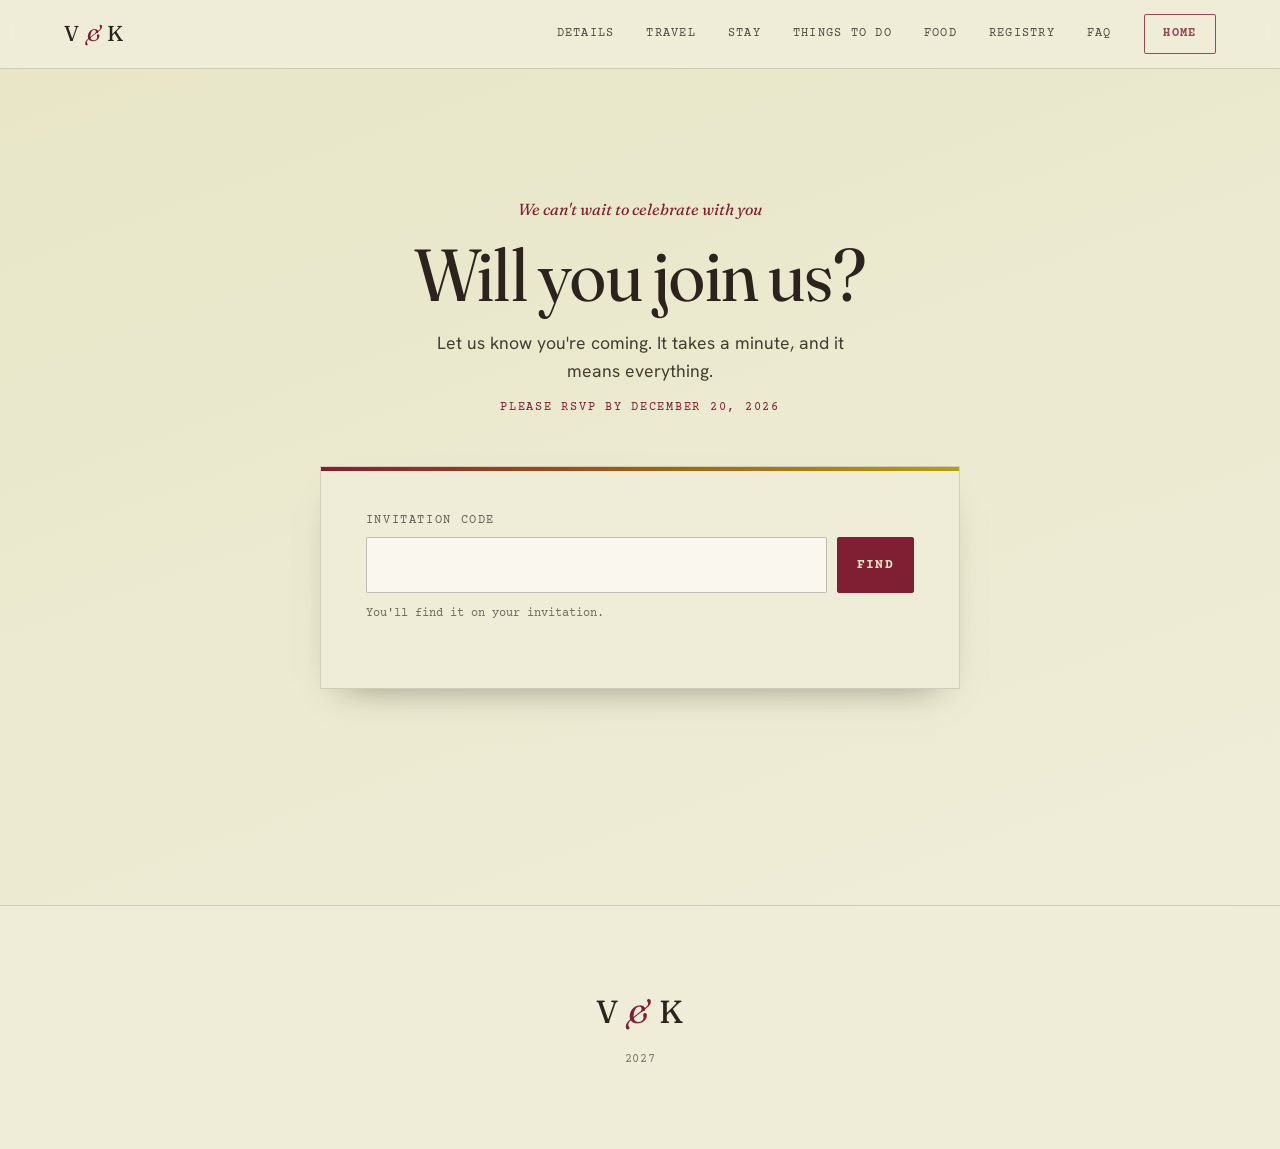
<file: rsvp/index.html>
<!DOCTYPE html>
<html lang="en">

<head>
  <meta charset="UTF-8" />
  <meta name="viewport" content="width=device-width, initial-scale=1.0" />
  <title>RSVP · Victor &amp; Konto — 2027</title>
  <meta name="description" content="RSVP for our celebration in Mexico City — 20 March 2027." />
  <meta name="robots" content="noindex" />

  <link rel="preconnect" href="https://fonts.googleapis.com" />
  <link rel="preconnect" href="https://fonts.gstatic.com" crossorigin />
  <link
    href="https://fonts.googleapis.com/css2?family=Fraunces:ital,opsz,wght,SOFT,WONK@0,9..144,300..600,0..100,0..1;1,9..144,300..500,0..100,0..1&amp;family=Hanken+Grotesk:wght@400;500;600&amp;family=Courier+Prime:ital,wght@0,400;0,700;1,400&amp;display=swap"
    rel="stylesheet" />

  <link rel="stylesheet" href="../style.css">
  <link rel="stylesheet" href="rsvp.css">
</head>

<body>

  <header class="nav">
    <a href="../" class="monogram" style="text-decoration:none">V <span>&amp;</span> K</a>
    <nav class="nav-links">
      <a href="../#events" class="nav-hide">Details</a>
      <a href="../#travel" class="nav-hide">Travel</a>
      <a href="../#stay" class="nav-hide">Stay</a>
      <a href="../#todo" class="nav-hide nav-hide-lg">Things to do</a>
      <a href="../#food" class="nav-hide nav-hide-lg">Food</a>
      <a href="../#registry" class="nav-hide nav-hide-lg">Registry</a>
      <a href="../#faq" class="nav-hide nav-hide-lg">FAQ</a>
      <a href="../" class="btn ghost">Home</a>
    </nav>
  </header>

  <main class="rsvp-page">
    <section id="rsvp" class="rsvp-app" aria-labelledby="rsvp-title">

      <div class="rsvp-head">
        <span class="eyebrow" data-i18n="eyebrow">We can't wait to celebrate with you</span>
        <h1 id="rsvp-title" data-i18n="title">Will you join us?</h1>
        <p class="rsvp-lede" data-i18n="lede">Let us know you're coming. It takes a minute, and it means everything.</p>
        <p class="rsvp-deadline" data-i18n="deadlineNote">Please RSVP by December 20, 2026</p>
      </div>

      <div class="rsvp-card">

        <noscript>
          <p>This form needs JavaScript. You can also
            <!-- ✎ same Google Form as fallbackUrl in rsvp.js -->
            <a href="https://forms.gle/uPU5p5tiYPdDHPzW7">RSVP with our backup form</a>.
          </p>
        </noscript>

        <!-- Step 1: invite code -->
        <form class="rsvp-step" id="rsvp-lookup" novalidate>
          <label for="rsvp-code" data-i18n="codeLabel">Invitation code</label>
          <div class="rsvp-row">
            <input id="rsvp-code" name="code" autocomplete="off" autocapitalize="characters" spellcheck="false"
              maxlength="12" required>
            <button type="submit" class="btn" data-i18n="find">Find</button>
          </div>
          <p class="rsvp-hint" data-i18n="codeHint">You'll find it on your invitation.</p>
        </form>

        <!-- Step 2: per-guest answers -->
        <form class="rsvp-step" id="rsvp-form" hidden novalidate>
          <h2 id="rsvp-party"></h2>
          <p class="rsvp-hint" id="rsvp-prev" hidden data-i18n="prevNote"></p>
          <div id="rsvp-guests"></div>

          <label for="rsvp-email" data-i18n="email"></label>
          <input id="rsvp-email" type="email" autocomplete="email" maxlength="200">

          <label for="rsvp-message" data-i18n="message"></label>
          <textarea id="rsvp-message" rows="3" maxlength="1000"></textarea>

          <div class="rsvp-hp" aria-hidden="true">
            <label>Website <input id="rsvp-website" tabindex="-1" autocomplete="off"></label>
          </div>

          <div class="rsvp-actions">
            <button type="button" class="rsvp-link" id="rsvp-back" data-i18n="back"></button>
            <button type="submit" class="btn" data-i18n="submit"></button>
          </div>
        </form>

        <!-- Step 3: done -->
        <div class="rsvp-step rsvp-done" id="rsvp-done" hidden>
          <p class="rsvp-big" id="rsvp-done-msg"></p>
          <p><a href="../#events" class="btn ghost" data-i18n="seeDetails"></a></p>
          <button type="button" class="rsvp-link" id="rsvp-edit" data-i18n="edit"></button>
        </div>

        <!-- Deadline passed -->
        <div class="rsvp-step" id="rsvp-closed" hidden>
          <p data-i18n="closed"></p>
        </div>

        <!-- Fallback: embedded Google Form -->
        <div class="rsvp-step rsvp-fallback" id="rsvp-fallback" hidden>
          <p data-i18n="fallbackNote"></p>
          <iframe id="rsvp-iframe" title="RSVP form" loading="lazy"></iframe>
          <p><a id="rsvp-fallback-link" target="_blank" rel="noopener" data-i18n="fallbackOpen"></a></p>
        </div>

        <p class="rsvp-status" id="rsvp-status" role="status" aria-live="polite"></p>
      </div>
    </section>
  </main>

  <footer class="foot">
    <div class="monogram">V <span style="color:var(--amaranth);font-style:italic">&amp;</span> K</div>
    <p>2027</p>
  </footer>

  <script src="rsvp.js" charset="utf-8" defer></script>
</body>

</html>
</file>
<file: style.css>
:root {
  --ink: #2B241C;
  /* warm espresso — text */
  --paper: #EFEDD8;
  /* light pale sand — base */
  --sand: #E8E6C7;
  /* pale sand — panels */
  --panel: #DEDBBA;
  /* deeper sand */
  --amaranth: #801F33;
  /* dark amaranth — primary accent */
  --amaranth-deep: #5C1626;
  --steel: #86A1BF;
  /* steel blue */
  --gold: #B3A100;
  /* old gold */
  --olive: #727D3D;
  /* dust olive */
  --line: rgba(43, 36, 28, .16);

  --display: "Fraunces", Georgia, serif;
  --body: "Hanken Grotesk", system-ui, sans-serif;
  --mono: "Courier Prime", "Courier New", monospace;

  --pad: clamp(1.25rem, 5vw, 6rem);
  --maxw: 1180px;
}

* {
  box-sizing: border-box;
  margin: 0;
  padding: 0;
}

html {
  scroll-behavior: smooth;
}

@media (prefers-reduced-motion: reduce) {
  html {
    scroll-behavior: auto;
  }
}

body {
  font-family: var(--body);
  color: var(--ink);
  background: var(--paper);
  line-height: 1.6;
  -webkit-font-smoothing: antialiased;
  overflow-x: hidden;
}

h1,
h2,
h3 {
  font-family: var(--display);
  font-weight: 400;
  line-height: 1.03;
  font-variation-settings: "SOFT" 30, "WONK" 0, "opsz" 144;
  letter-spacing: -0.01em;
}

a {
  color: inherit;
}

/* analog film-slate label */
.label {
  font-family: var(--mono);
  font-size: 0.74rem;
  letter-spacing: 0.24em;
  text-transform: uppercase;
  color: var(--amaranth);
}

.eyebrow {
  font-family: var(--display);
  font-style: italic;
  font-size: 1rem;
  color: var(--amaranth);
}

.wrap {
  max-width: var(--maxw);
  margin-inline: auto;
  padding-inline: var(--pad);
}

section {
  padding-block: clamp(4rem, 10vw, 8.5rem);
}

:focus-visible {
  outline: 2px solid var(--amaranth);
  outline-offset: 3px;
  border-radius: 2px;
}

/* keep anchor targets from landing under the sticky nav */
[id] {
  scroll-margin-top: 4.5rem;
}

/* ---------- NAV ---------- */
header.nav {
  position: sticky;
  top: 0;
  z-index: 50;
  display: flex;
  align-items: center;
  justify-content: space-between;
  padding: 0.85rem var(--pad);
  background: color-mix(in srgb, var(--paper) 84%, transparent);
  backdrop-filter: blur(10px);
  border-bottom: 1px solid var(--line);
}

.monogram {
  font-family: var(--display);
  font-size: 1.35rem;
  letter-spacing: 0.04em;
  font-variation-settings: "SOFT" 50, "opsz" 40;
}

.monogram span {
  color: var(--amaranth);
  font-style: italic;
}

.nav-links {
  display: flex;
  align-items: center;
  gap: clamp(1rem, 2.5vw, 2.2rem);
}

.nav-links a {
  text-decoration: none;
  font-family: var(--mono);
  font-size: 0.78rem;
  letter-spacing: 0.1em;
  text-transform: uppercase;
  opacity: 0.8;
  transition: opacity .2s;
}

.nav-links a:hover {
  opacity: 1;
}

.nav-links a.nav-hide {
  display: none;
}

@media (min-width: 760px) {
  .nav-links a.nav-hide {
    display: inline;
  }
}

.nav-links a.nav-hide-lg {
  display: none;
}

@media (min-width: 1040px) {
  .nav-links a.nav-hide-lg {
    display: inline;
  }
}

.btn {
  display: inline-block;
  text-decoration: none;
  font-family: var(--mono);
  font-weight: 700;
  font-size: 0.8rem;
  letter-spacing: 0.1em;
  text-transform: uppercase;
  padding: 0.75em 1.5em;
  border-radius: 2px;
  background: var(--amaranth);
  color: var(--sand);
  border: 1px solid var(--amaranth);
  transition: transform .18s ease, background .2s ease;
}

.btn:hover {
  background: var(--amaranth-deep);
  transform: translateY(-2px);
}

.btn.ghost {
  background: transparent;
  color: var(--amaranth);
}

.btn.ghost:hover {
  background: var(--amaranth);
  color: var(--sand);
}

/* ---------- HERO BANNER (full-bleed photo) ---------- */
/* ✎ See the <figure class="hero-banner"> markup for srcset notes.
       Falls back to a gradient if the photo is missing. */
.hero-banner {
  position: relative;
  margin: 0;
  width: 100%;
  overflow: hidden;
  /* fallback while the photo is missing / loading */
  background: linear-gradient(135deg, var(--steel), var(--olive) 62%, var(--amaranth));
  aspect-ratio: 4 / 5;
  max-height: 76vh;
}

@media (min-width: 700px) {
  .hero-banner {
    aspect-ratio: 16 / 9;
  }
}

@media (min-width: 1100px) {
  .hero-banner {
    aspect-ratio: 21 / 9;
    max-height: 70vh;
  }
}

.hero-banner img {
  width: 100%;
  height: 100%;
  object-fit: cover;
  /* pulls the crop down: trades empty shutter above your heads
     for more of your legs at the bottom */
  object-position: center 60%;
  display: block;
}

.hero-banner::after {
  content: "";
  position: absolute;
  inset-inline: 0;
  bottom: 0;
  height: 24%;
  pointer-events: none;
  background: linear-gradient(to bottom,
      transparent 0%,
      color-mix(in srgb, var(--paper) 55%, transparent) 55%,
      var(--paper) 62%);
}

.hero-banner figcaption {
  position: absolute;
  z-index: 2;
  top: clamp(0.9rem, 3vw, 1.5rem);
  left: clamp(1rem, 4vw, 2rem);
  display: flex;
  gap: 0.9rem;
  font-family: var(--mono);
  font-size: 0.68rem;
  letter-spacing: 0.2em;
  text-transform: uppercase;
  color: var(--sand);
  text-shadow: 0 1px 4px rgba(0, 0, 0, .55);
}

.hero-banner figcaption .n {
  color: color-mix(in srgb, var(--gold) 70%, white);
}

/* ---------- HERO ---------- */
.hero {
  position: relative;
  text-align: center;
  padding-block: clamp(2.2rem, 6vw, 4rem) clamp(4rem, 13vw, 9rem);
  overflow: hidden;
}

.hero .sky {
  position: absolute;
  inset: 0;
  z-index: 0;
  pointer-events: none;
  background:
    radial-gradient(55% 45% at 50% -8%, color-mix(in srgb, var(--gold) 26%, transparent), transparent 68%),
    radial-gradient(46% 42% at 88% 12%, color-mix(in srgb, var(--steel) 30%, transparent), transparent 70%),
    radial-gradient(42% 40% at 8% 30%, color-mix(in srgb, var(--amaranth) 12%, transparent), transparent 72%);
  /* fade the tint in below the banner so the seam is pure paper */
  -webkit-mask-image: linear-gradient(to bottom, transparent 0, #000 28%);
  mask-image: linear-gradient(to bottom, transparent 0, #000 28%);
}

.hero .inner {
  position: relative;
  z-index: 1;
}

.hero .eyebrow {
  display: inline-block;
  margin-bottom: 1.5rem;
}

.hero h1 {
  font-size: clamp(3.4rem, 13vw, 9.5rem);
  font-variation-settings: "SOFT" 40, "WONK" 1, "opsz" 144;
}

.hero h1 .amp {
  display: block;
  font-style: italic;
  color: var(--amaranth);
  font-size: 0.42em;
  margin-block: 0.12em;
  font-variation-settings: "SOFT" 70, "opsz" 40;
}

.hero .tagline {
  max-width: 36ch;
  margin: 1.8rem auto 2.4rem;
  font-size: clamp(1.05rem, 2.4vw, 1.28rem);
  color: color-mix(in srgb, var(--ink) 84%, transparent);
}

.hero .cta-row {
  display: flex;
  gap: 0.9rem;
  justify-content: center;
  flex-wrap: wrap;
}

/* ---------- COUNTDOWN (film-slate) ---------- */
.countdown {
  display: flex;
  justify-content: center;
  gap: clamp(1.2rem, 4vw, 3rem);
  margin-top: 3.2rem;
}

.cd-unit {
  text-align: center;
  min-width: 3.5rem;
}

.cd-num {
  font-family: var(--display);
  font-size: clamp(2rem, 5.5vw, 3.4rem);
  line-height: 1;
  color: var(--amaranth);
  font-variation-settings: "SOFT" 20, "opsz" 100;
  font-variant-numeric: tabular-nums;
}

.cd-label {
  font-family: var(--mono);
  font-size: 0.64rem;
  letter-spacing: 0.16em;
  text-transform: uppercase;
  margin-top: 0.55rem;
  opacity: 0.65;
}

.sprig {
  display: block;
  margin: 0 auto;
  width: 88px;
  height: auto;
  color: var(--gold);
}

/* ---------- STORY ---------- */
.story .wrap {
  display: grid;
  gap: clamp(4rem, 6vw, 4.5rem);
  grid-template-columns: 1fr;
  align-items: center;
}

@media (min-width: 860px) {
  .story .wrap {
    grid-template-columns: 1.1fr 0.9fr;
  }
}

.story h2 {
  font-size: clamp(2.2rem, 6vw, 3.6rem);
  margin: 0.8rem 0 1.3rem;
}

.story p {
  max-width: 52ch;
  margin-bottom: 1.1rem;
  color: color-mix(in srgb, var(--ink) 90%, transparent);
}

.story .portrait {
  aspect-ratio: 4 / 5;
  overflow: hidden;
  position: relative;
  padding: 10px;
  background: var(--sand);
  border: 1px solid var(--line);
  box-shadow: 0 16px 36px -24px rgba(43, 36, 28, .6);
}

.story .portrait .frame {
  width: 100%;
  height: 100%;
  position: relative;
  overflow: hidden;
  background: linear-gradient(150deg, var(--steel), var(--olive) 70%, var(--amaranth));
}

.story .portrait img {
  width: 100%;
  height: 100%;
  object-fit: cover;
  display: block;
}

.story .portrait figcaption {
  position: absolute;
  left: 18px;
  bottom: 18px;
  z-index: 2;
  font-family: var(--mono);
  font-size: 0.72rem;
  color: var(--sand);
  letter-spacing: 0.06em;
  text-shadow: 0 1px 3px rgba(0, 0, 0, .5);
}

/* ---------- CELEBRATIONS ---------- */
.events {
  background: var(--sand);
}

.events .head {
  text-align: center;
  margin-bottom: clamp(2.5rem, 6vw, 4rem);
}

.events h2 {
  font-size: clamp(2.2rem, 6vw, 3.6rem);
  margin-top: 0.6rem;
}

.event {
  position: relative;
  overflow: hidden;
  background: var(--paper);
  border: 1px solid var(--line);
  display: grid;
  grid-template-columns: 1fr;
}

@media (min-width: 820px) {
  .event {
    grid-template-columns: 1.3fr 1fr;
  }
}

.event::before {
  content: "";
  position: absolute;
  inset-inline: 0;
  top: 0;
  height: 4px;
  z-index: 1;
  background: linear-gradient(90deg, var(--amaranth), var(--gold));
}

.event-main {
  padding: clamp(2rem, 4.5vw, 3.4rem);
}

.event .place {
  font-family: var(--mono);
  font-size: 0.72rem;
  letter-spacing: 0.16em;
  text-transform: uppercase;
  color: var(--amaranth);
}

.event-date {
  font-family: var(--display);
  font-style: italic;
  font-size: clamp(1.7rem, 4.5vw, 2.6rem);
  color: var(--amaranth);
  line-height: 1.05;
  margin: 0.6rem 0 1.3rem;
}

.event-main p {
  color: color-mix(in srgb, var(--ink) 88%, transparent);
  max-width: 46ch;
}

.event-details {
  padding: clamp(2rem, 4.5vw, 3.4rem);
  background: var(--panel);
  display: grid;
  gap: 1.15rem;
  align-content: center;
}

.event-details>div {
  display: grid;
  gap: 0.25rem;
}

.event-details dt {
  font-family: var(--mono);
  font-size: 0.72rem;
  letter-spacing: 0.1em;
  text-transform: uppercase;
  opacity: 0.6;
}

.event-details dd {
  font-size: 1.02rem;
}

.event-details address,
.event-details .note {
  font-family: var(--mono);
  font-style: normal;
  font-size: 0.72rem;
  line-height: 1.55;
  opacity: 0.6;
  margin-top: 0.15rem;
}

/* ---------- GALLERY (contact sheet) ---------- */
.gallery .head {
  text-align: center;
  margin-bottom: clamp(2.2rem, 5vw, 3.4rem);
}

.gallery h2 {
  font-size: clamp(2.2rem, 6vw, 3.6rem);
  margin-top: 0.5rem;
}

.grid {
  display: grid;
  gap: clamp(0.8rem, 2vw, 1.3rem);
  grid-template-columns: repeat(2, 1fr);
  grid-auto-flow: dense;
}

@media (min-width: 720px) {
  .grid {
    grid-template-columns: repeat(4, 1fr);
  }
}

.grid figure {
  position: relative;
  margin: 0;
  overflow: hidden;
  aspect-ratio: 1 / 1;
  padding: 10px 10px 30px;
  /* was 8px 8px 26px */
  background: #FAF7EE;
  /* was var(--sand) */
  border: 1px solid var(--line);
  box-shadow: 0 2px 4px rgba(43, 36, 28, .12),
    0 18px 36px -20px rgba(43, 36, 28, .7);
  /* was 0 10px 24px -20px … */
  transition: transform .4s ease;
}

.grid figure .shot {
  width: 100%;
  height: 100%;
  overflow: hidden;
  position: relative;
  background: linear-gradient(135deg, var(--steel), var(--olive));
}

.grid figure:nth-child(odd) {
  transform: rotate(-1deg);
}

.grid figure:nth-child(even) {
  transform: rotate(0.8deg);
}

.grid figure:nth-child(3n) {
  transform: rotate(-0.4deg);
}

.grid figure:hover {
  transform: none;
}

.grid figure:nth-child(3n) .shot {
  background: linear-gradient(135deg, var(--olive), #4f5a2c);
}

.grid figure:nth-child(4n) .shot {
  background: linear-gradient(135deg, var(--amaranth), var(--gold));
}

.grid figure:nth-child(5n) .shot {
  background: linear-gradient(135deg, var(--gold), var(--olive));
}

.grid figure.tall {
  grid-row: span 2;
  aspect-ratio: 1 / 2;
}

.grid figure.wide {
  grid-column: span 2;
  aspect-ratio: 2 / 1;
}

.grid img {
  width: 100%;
  height: 100%;
  object-fit: cover;
  display: block;
  transition: transform .5s ease;
}

.grid figure:hover img {
  transform: scale(1.05);
}

.grid figcaption {
  position: absolute;
  left: 10px;
  right: 10px;
  bottom: 9px;
  font-family: var(--mono);
  font-size: 0.68rem;
  letter-spacing: 0.05em;
  color: var(--ink);
  display: flex;
  justify-content: space-between;
  gap: 0.5rem;
}

.grid figcaption .n {
  color: var(--amaranth);
}

@media (max-width: 719px) {
  .grid figcaption {
    display: none;
  }

  .grid figure {
    padding: 8px;
  }
}

/* ---------- TRAVEL (amaranth feature) ---------- */
.stay {
  background: var(--amaranth);
  color: var(--sand);
}

.stay a {
  color: var(--sand);
  text-underline-offset: 3px;
}

.stay .label {
  color: color-mix(in srgb, var(--gold) 80%, white);
}

.stay .eyebrow {
  color: var(--sand);
}

.stay h2 {
  font-size: clamp(2rem, 5.5vw, 3.2rem);
  color: var(--sand);
}

.stay .cols {
  display: grid;
  gap: clamp(1.6rem, 4vw, 3rem);
  grid-template-columns: 1fr;
  margin-top: 2.4rem;
}

@media (min-width: 760px) {
  .stay .cols {
    grid-template-columns: 1fr 1fr;
  }
}

.stay h3 {
  color: var(--sand);
  font-family: var(--display);
  font-size: 1.4rem;
  margin-bottom: 0.7rem;
}

.stay p {
  color: color-mix(in srgb, var(--sand) 82%, transparent);
  margin-bottom: 0.9rem;
  max-width: 46ch;
}

/* ---------- TRAVEL sub-blocks ---------- */
.stay .sub-head {
  margin-top: clamp(2.8rem, 6vw, 4.2rem);
}

.stay .sub-title {
  font-size: clamp(1.5rem, 3.6vw, 2.1rem);
  margin-top: 0.45rem;
}

.hoods {
  display: grid;
  gap: clamp(0.9rem, 2vw, 1.2rem);
  grid-template-columns: 1fr;
  margin-top: 1.6rem;
}

@media (min-width: 700px) {
  .hoods {
    grid-template-columns: repeat(2, 1fr);
  }
}

@media (min-width: 1000px) {
  .hoods {
    grid-template-columns: repeat(3, 1fr);
  }
}

.hood {
  padding: 1.35rem 1.45rem;
  border: 1px solid color-mix(in srgb, var(--sand) 32%, transparent);
  background: color-mix(in srgb, var(--amaranth-deep) 55%, transparent);
}

.hood .tag {
  display: block;
  font-family: var(--mono);
  font-size: 0.64rem;
  letter-spacing: 0.16em;
  text-transform: uppercase;
  color: color-mix(in srgb, var(--gold) 75%, white);
  margin-bottom: 0.5rem;
}

/* was h4 — now h3 for a correct heading outline; settings keep the old look */
.hood h3 {
  font-family: var(--display);
  font-weight: 400;
  font-size: 1.2rem;
  line-height: 1.1;
  letter-spacing: 0;
  font-variation-settings: "SOFT" 30, "opsz" 24;
  color: var(--sand);
  margin-bottom: 0.45rem;
}

.hood p {
  margin: 0;
  max-width: none;
  font-size: 0.95rem;
}

/* extra breathing room when the sprig sits between two colored sections */
.sprig-band {
  padding-block: clamp(1.5rem, 4vw, 2.5rem);
}

/* ---------- FOOD & DRINK (extends .hood) ---------- */
.eat {
  display: flex;
  flex-direction: column;
}

/* ---------- LINKS (external / map) ---------- */
.ext,
.hood h3 a {
  text-decoration: underline;
  text-decoration-thickness: 1px;
  text-underline-offset: 0.2em;
  text-decoration-color: color-mix(in srgb, currentColor 35%, transparent);
  transition: text-decoration-color .2s;
}

.ext:hover,
.hood h3 a:hover {
  text-decoration-color: currentColor;
}

.ext::after,
.hood h3 a::after {
  content: "";
  display: inline-block;
  width: 0.55em;
  height: 0.55em;
  margin-left: 0.3em;
  vertical-align: 0.08em;
  background: currentColor;
  opacity: 0.75;
  -webkit-mask: url("data:image/svg+xml,<svg xmlns='http://www.w3.org/2000/svg' viewBox='0 0 12 12' fill='none' stroke='black' stroke-width='1.8' stroke-linecap='round' stroke-linejoin='round'><path d='M4 2h6v6M10 2 2 10'/></svg>") no-repeat center / contain;
  mask: url("data:image/svg+xml,<svg xmlns='http://www.w3.org/2000/svg' viewBox='0 0 12 12' fill='none' stroke='black' stroke-width='1.8' stroke-linecap='round' stroke-linejoin='round'><path d='M4 2h6v6M10 2 2 10'/></svg>") no-repeat center / contain;
  transition: transform .2s ease;
}

.ext:hover::after,
.hood h3 a:hover::after {
  transform: translate(2px, -2px);
}

@media (prefers-reduced-motion: reduce) {

  .ext::after,
  .hood h3 a::after {
    transition: none;
  }
}

.eat-notes {
  display: grid;
  gap: 0.55rem;
  margin-top: 0.3rem;
}

.eat-notes>div {
  display: grid;
  grid-template-columns: 3.6rem 1fr;
  gap: 0.6rem;
  align-items: baseline;
}

.eat-notes dt {
  font-family: var(--mono);
  font-size: 0.64rem;
  letter-spacing: 0.14em;
  text-transform: uppercase;
  color: color-mix(in srgb, var(--gold) 75%, white);
}

.eat-notes dd {
  font-size: 0.95rem;
  color: color-mix(in srgb, var(--sand) 82%, transparent);
}

.eat .where {
  font-family: var(--mono);
  font-style: normal;
  font-size: 0.7rem;
  line-height: 1.6;
  opacity: 0.7;
  margin-top: auto;
  padding-top: 0.9rem;
}


/* ---------- KNOW BEFORE YOU GO ---------- */
.know {
  background: var(--paper);
}

.know .head {
  text-align: center;
  margin-bottom: clamp(2rem, 5vw, 3rem);
}

.know h2 {
  font-size: clamp(2.2rem, 6vw, 3.4rem);
  margin-top: 0.5rem;
}

.info-grid {
  display: grid;
  gap: clamp(1rem, 2.5vw, 1.6rem);
  grid-template-columns: 1fr;
}

@media (min-width: 760px) {
  .info-grid {
    grid-template-columns: repeat(2, 1fr);
  }
}

.info {
  position: relative;
  background: var(--sand);
  border: 1px solid var(--line);
  padding: clamp(1.5rem, 3vw, 2.1rem);
}

.info::before {
  content: "";
  position: absolute;
  inset-inline: 0;
  top: 0;
  height: 3px;
  background: linear-gradient(90deg, var(--amaranth), var(--gold));
}

.info h3 {
  font-size: 1.35rem;
  margin-bottom: 0.7rem;
}

.info p {
  color: color-mix(in srgb, var(--ink) 88%, transparent);
  margin-bottom: 0.7rem;
}

.info p:last-child {
  margin-bottom: 0;
}

.info ul {
  margin: 0 0 0.8rem 1.15rem;
  color: color-mix(in srgb, var(--ink) 88%, transparent);
}

.info li {
  margin-bottom: 0.28rem;
}

/* ---------- THINGS TO DO ---------- */
.todo .head {
  text-align: center;
  margin-bottom: clamp(2rem, 5vw, 3rem);
}

.todo h2 {
  font-size: clamp(2.2rem, 6vw, 3.6rem);
  margin-top: 0.5rem;
}

.todo-grid {
  display: grid;
  gap: clamp(1rem, 2.5vw, 1.5rem);
  grid-template-columns: 1fr;
  margin-top: 1.6rem;
}

@media (min-width: 720px) {
  .todo-grid {
    grid-template-columns: repeat(2, 1fr);
  }
}

@media (min-width: 1040px) {
  .todo-grid {
    grid-template-columns: repeat(3, 1fr);
  }
}

/* sand cards inside the amaranth section: reset text to ink,
   otherwise titles + addresses inherit sand-on-sand and vanish */
.spot {
  display: flex;
  flex-direction: column;
  gap: 0.5rem;
  background: var(--sand);
  color: var(--ink);
  border: 1px solid var(--line);
  padding: 1.5rem 1.5rem 1.6rem;
}

.spot .n {
  font-family: var(--mono);
  font-size: 0.68rem;
  letter-spacing: 0.18em;
  color: var(--amaranth);
}

.stay .spot h3 {
  font-size: 1.32rem;
  color: var(--ink);
  margin-bottom: 0;
}

.stay .spot a {
  color: var(--ink);
}

.stay .spot p {
  font-size: 0.97rem;
  color: color-mix(in srgb, var(--ink) 88%, transparent);
  margin-bottom: 0;
}

.spot address {
  font-family: var(--mono);
  font-style: normal;
  font-size: 0.72rem;
  line-height: 1.55;
  opacity: 0.6;
  margin-top: auto;
  padding-top: 0.7rem;
}

/* ---------- REGISTRY ---------- */
.registry {
  background: var(--sand);
  text-align: center;
}

.registry h2 {
  font-size: clamp(2rem, 5.5vw, 3rem);
  margin: 0.6rem 0 1rem;
}

.registry p {
  max-width: 46ch;
  margin: 0 auto;
  font-size: 1.05rem;
  color: color-mix(in srgb, var(--ink) 88%, transparent);
}

.gift-options {
  display: flex;
  flex-wrap: wrap;
  justify-content: center;
  gap: 1rem;
  margin-top: 2rem;
}

.gift {
  display: grid;
  justify-items: center;
  gap: 0.45rem;
  width: min(100%, 17rem);
  padding: 1.2rem 1.5rem;
  background: var(--paper);
  border: 1px solid var(--line);
}

.gift-label {
  display: inline-flex;
  align-items: center;
  gap: 0.5em;
  font-family: var(--mono);
  font-size: 0.68rem;
  letter-spacing: 0.16em;
  text-transform: uppercase;
  color: var(--amaranth);
}

.gift-icon {
  width: 1.3em;
  height: 1.3em;
  flex-shrink: 0;
  background: currentColor;
  -webkit-mask: var(--icon) no-repeat center / contain;
  mask: var(--icon) no-repeat center / contain;
}

/* ---------- FAQ ---------- */
.faq h2 {
  font-size: clamp(2rem, 5.5vw, 3.2rem);
  text-align: center;
  margin-bottom: clamp(2rem, 5vw, 3rem);
}

.faq-cta {
  text-align: center;
  margin-top: clamp(2rem, 5vw, 3rem);
}

details {
  border-top: 1px solid var(--line);
  padding: 1.2rem 0;
  max-width: 760px;
  margin-inline: auto;
}

details:last-of-type {
  border-bottom: 1px solid var(--line);
}

summary {
  cursor: pointer;
  list-style: none;
  font-family: var(--display);
  font-size: 1.25rem;
  display: flex;
  justify-content: space-between;
  align-items: center;
  gap: 1rem;
}

summary::-webkit-details-marker {
  display: none;
}

summary::after {
  content: "+";
  color: var(--amaranth);
  font-size: 1.5rem;
  transition: transform .2s;
}

details[open] summary::after {
  transform: rotate(45deg);
}

details p {
  margin-top: 0.9rem;
  max-width: 62ch;
  color: color-mix(in srgb, var(--ink) 86%, transparent);
}

/* ---------- RSVP ---------- */
.rsvp {
  text-align: center;
  background: linear-gradient(160deg, var(--sand), var(--paper));
}

.rsvp h2 {
  font-size: clamp(2.6rem, 8vw, 5rem);
  margin-bottom: 1rem;
}

.rsvp p {
  max-width: 40ch;
  margin: 0 auto 2rem;
  font-size: 1.1rem;
}

.rsvp .btn {
  font-size: 0.9rem;
  padding: 0.95em 2.2em;
}

/* ---------- FOOTER ---------- */
footer.foot {
  text-align: center;
  padding: clamp(3rem, 7vw, 5rem) var(--pad);
  border-top: 1px solid var(--line);
}

footer.foot .monogram {
  font-size: 2rem;
}

footer.foot p {
  font-family: var(--mono);
  font-size: 0.76rem;
  letter-spacing: 0.06em;
  opacity: 0.6;
  margin-top: 0.8rem;
}

.copy {
  font: inherit;
  color: inherit;
  background: none;
  border: 0;
  cursor: pointer;
  text-decoration: underline;
  text-decoration-thickness: 1px;
  text-underline-offset: 0.2em;
  text-decoration-color: color-mix(in srgb, currentColor 35%, transparent);
}

.copy:hover {
  text-decoration-color: currentColor;
}

/* ---------- SCROLL REVEAL ---------- */
/* Scoped to .js (set in <head>) so content stays visible if JS fails */
.js .reveal {
  opacity: 0;
  transform: translateY(22px);
  transition: opacity .7s ease, transform .7s ease;
}

.js .reveal.in {
  opacity: 1;
  transform: none;
}

@media (prefers-reduced-motion: reduce) {
  .js .reveal {
    opacity: 1;
    transform: none;
    transition: none;
  }

  .grid img {
    transition: none;
  }
}

/* ---------- LIGHTBOX ---------- */
.grid img,
.hero-banner img {
  cursor: zoom-in;
}

body:has(.lightbox[open]) {
  overflow: hidden;
}

.lightbox {
  width: 100vw;
  height: 100vh;
  max-width: none;
  max-height: none;
  margin: 0;
  padding: 0;
  border: 0;
  background: transparent;
}

.lightbox[open] {
  display: grid;
  place-items: center;
}

.lightbox::backdrop {
  background: rgba(20, 16, 12, .92);
}

.lightbox figure {
  margin: 0;
  display: grid;
  justify-items: center;
  gap: 0.8rem;
}

.lightbox img {
  display: block;
  max-width: 92vw;
  max-height: 84vh;
  object-fit: contain;
  border: 8px solid #FAF7EE;
  box-shadow: 0 24px 60px -20px rgba(0, 0, 0, .8);
}

.lb-cap {
  font-family: var(--mono);
  font-size: 0.75rem;
  letter-spacing: 0.08em;
  color: var(--sand);
}

.lb-btn {
  position: absolute;
  z-index: 1;
  width: 2.75rem;
  height: 2.75rem;
  display: grid;
  place-items: center;
  font: 400 2rem/1 var(--display);
  color: var(--sand);
  background: color-mix(in srgb, var(--amaranth) 70%, transparent);
  border: 1px solid color-mix(in srgb, var(--sand) 35%, transparent);
  border-radius: 50%;
  cursor: pointer;
  transition: background .2s;
}

.lb-btn:hover {
  background: var(--amaranth);
}

.lb-close {
  top: 1rem;
  right: 1rem;
}

.lb-prev {
  left: 1rem;
  top: 50%;
  transform: translateY(-50%);
}

.lb-next {
  right: 1rem;
  top: 50%;
  transform: translateY(-50%);
}

@media (max-width: 719px) {

  .lb-prev,
  .lb-next {
    top: auto;
    bottom: 1rem;
    transform: none;
  }
}
</file>
<file: rsvp/rsvp.css>
/* RSVP page — builds on ../style.css tokens (--ink, --paper, --sand, --amaranth, --gold, --line, fonts) */

.rsvp-page {
  background: linear-gradient(160deg, var(--sand), var(--paper));
  min-height: calc(100vh - 4rem);
}

.rsvp-app {
  max-width: 44rem;
  margin-inline: auto;
  padding-inline: clamp(1.25rem, 5vw, 2rem);
}

.rsvp-app [hidden] {
  display: none !important;
}

/* ---------- heading ---------- */
.rsvp-head {
  text-align: center;
  margin-bottom: clamp(2rem, 5vw, 3rem);
}

.rsvp-head .eyebrow {
  display: inline-block;
  margin-bottom: 0.9rem;
}

.rsvp-head h1 {
  font-size: clamp(2.6rem, 8vw, 4.6rem);
  margin-bottom: 1rem;
  font-variation-settings: "SOFT" 40, "WONK" 1, "opsz" 144;
}

.rsvp-lede {
  max-width: 42ch;
  margin: 0 auto;
  font-size: 1.1rem;
  color: color-mix(in srgb, var(--ink) 88%, transparent);
}

.rsvp-deadline {
  margin-top: 0.8rem;
  font-family: var(--mono);
  font-size: 0.78rem;
  letter-spacing: 0.14em;
  text-transform: uppercase;
  color: var(--amaranth);
}

/* ---------- card ---------- */
.rsvp-card {
  position: relative;
  background: var(--paper);
  border: 1px solid var(--line);
  padding: clamp(1.5rem, 4.5vw, 2.8rem);
  box-shadow: 0 18px 36px -24px rgba(43, 36, 28, .55);
}

.rsvp-card::before {
  content: "";
  position: absolute;
  inset-inline: 0;
  top: 0;
  height: 4px;
  background: linear-gradient(90deg, var(--amaranth), var(--gold));
}

#rsvp-party {
  font-size: clamp(1.7rem, 4.5vw, 2.3rem);
  margin-bottom: 0.4rem;
}

/* ---------- labels & inputs ---------- */
#rsvp-lookup>label,
#rsvp-form>label,
.rsvp-sub {
  display: block;
  margin: 1.3rem 0 0.45rem;
  font-family: var(--mono);
  font-size: 0.72rem;
  letter-spacing: 0.14em;
  text-transform: uppercase;
  opacity: 0.7;
}

#rsvp-lookup>label {
  margin-top: 0;
}

.rsvp-app input:not([type="radio"]),
.rsvp-app textarea {
  width: 100%;
  padding: 0.75rem 0.85rem;
  font: inherit;
  font-size: 1rem;
  /* ≥16px stops iOS zooming on focus */
  color: var(--ink);
  background: #FAF7EE;
  border: 1px solid color-mix(in srgb, var(--ink) 28%, transparent);
  border-radius: 2px;
  transition: border-color .2s;
}

.rsvp-app input:not([type="radio"]):focus,
.rsvp-app textarea:focus {
  border-color: var(--amaranth);
}

.rsvp-app textarea {
  resize: vertical;
}

#rsvp-code {
  font-family: var(--mono);
  font-size: 1.15rem;
  letter-spacing: 0.3em;
  text-transform: uppercase;
}

.rsvp-row {
  display: flex;
  gap: 0.6rem;
}

.rsvp-row input {
  flex: 1;
  min-width: 0;
}

.rsvp-row .btn {
  white-space: nowrap;
}

.rsvp-hint {
  margin-top: 0.7rem;
  font-family: var(--mono);
  font-size: 0.78rem;
  opacity: 0.65;
}

/* ---------- buttons ---------- */
.rsvp-app button.btn {
  cursor: pointer;
}

.rsvp-app button:disabled {
  opacity: 0.55;
  cursor: wait;
  transform: none;
}

.rsvp-link {
  padding: 0;
  border: 0;
  background: none;
  font-family: var(--mono);
  font-size: 0.78rem;
  letter-spacing: 0.08em;
  text-transform: uppercase;
  text-decoration: underline;
  text-underline-offset: 3px;
  color: var(--amaranth);
  cursor: pointer;
}

/* ---------- guest cards ---------- */
.rsvp-guest {
  margin: 1.4rem 0 0;
  padding: 1.1rem 1.25rem 1.3rem;
  border: 1px solid var(--line);
  background: var(--sand);
}

.rsvp-guest legend {
  padding: 0 0.45rem;
  font-family: var(--display);
  font-size: 1.3rem;
  font-variation-settings: "SOFT" 30, "opsz" 40;
}

.rsvp-guest.is-open legend {
  font-style: italic;
  color: var(--amaranth);
}

.rsvp-choice {
  display: flex;
  flex-wrap: wrap;
  gap: 0.6rem;
  margin-top: 0.9rem;
}

.rsvp-choice label {
  flex: 1 1 10rem;
  display: flex;
  align-items: center;
  gap: 0.55rem;
  padding: 0.7rem 0.9rem;
  background: var(--paper);
  border: 1px solid color-mix(in srgb, var(--ink) 28%, transparent);
  border-radius: 2px;
  font-family: var(--mono);
  font-size: 0.8rem;
  letter-spacing: 0.08em;
  text-transform: uppercase;
  cursor: pointer;
  transition: background .2s, color .2s, border-color .2s;
}

.rsvp-choice label:hover {
  border-color: var(--amaranth);
}

.rsvp-choice label:has(input:checked) {
  background: var(--amaranth);
  border-color: var(--amaranth);
  color: var(--sand);
}

.rsvp-choice input {
  accent-color: var(--gold);
}

/* ---------- actions & states ---------- */
.rsvp-actions {
  display: flex;
  justify-content: space-between;
  align-items: center;
  gap: 1rem;
  margin-top: 2rem;
}

.rsvp-done {
  text-align: center;
}

.rsvp-big {
  font-family: var(--display);
  font-style: italic;
  font-size: clamp(1.6rem, 4.5vw, 2.2rem);
  line-height: 1.15;
  color: var(--amaranth);
  margin-bottom: 1.6rem;
}

.rsvp-done .btn {
  margin-bottom: 1.2rem;
}

.rsvp-status {
  min-height: 1.5em;
  margin-top: 1rem;
  font-family: var(--mono);
  font-size: 0.8rem;
}

.rsvp-status:empty {
  margin-top: 0;
}

.rsvp-status.is-error {
  color: var(--amaranth);
}

.rsvp-hp {
  position: absolute;
  left: -9999px;
  width: 1px;
  height: 1px;
  overflow: hidden;
}

.rsvp-fallback iframe {
  width: 100%;
  height: 1100px;
  margin-top: 1rem;
  border: 0;
}
</file>
